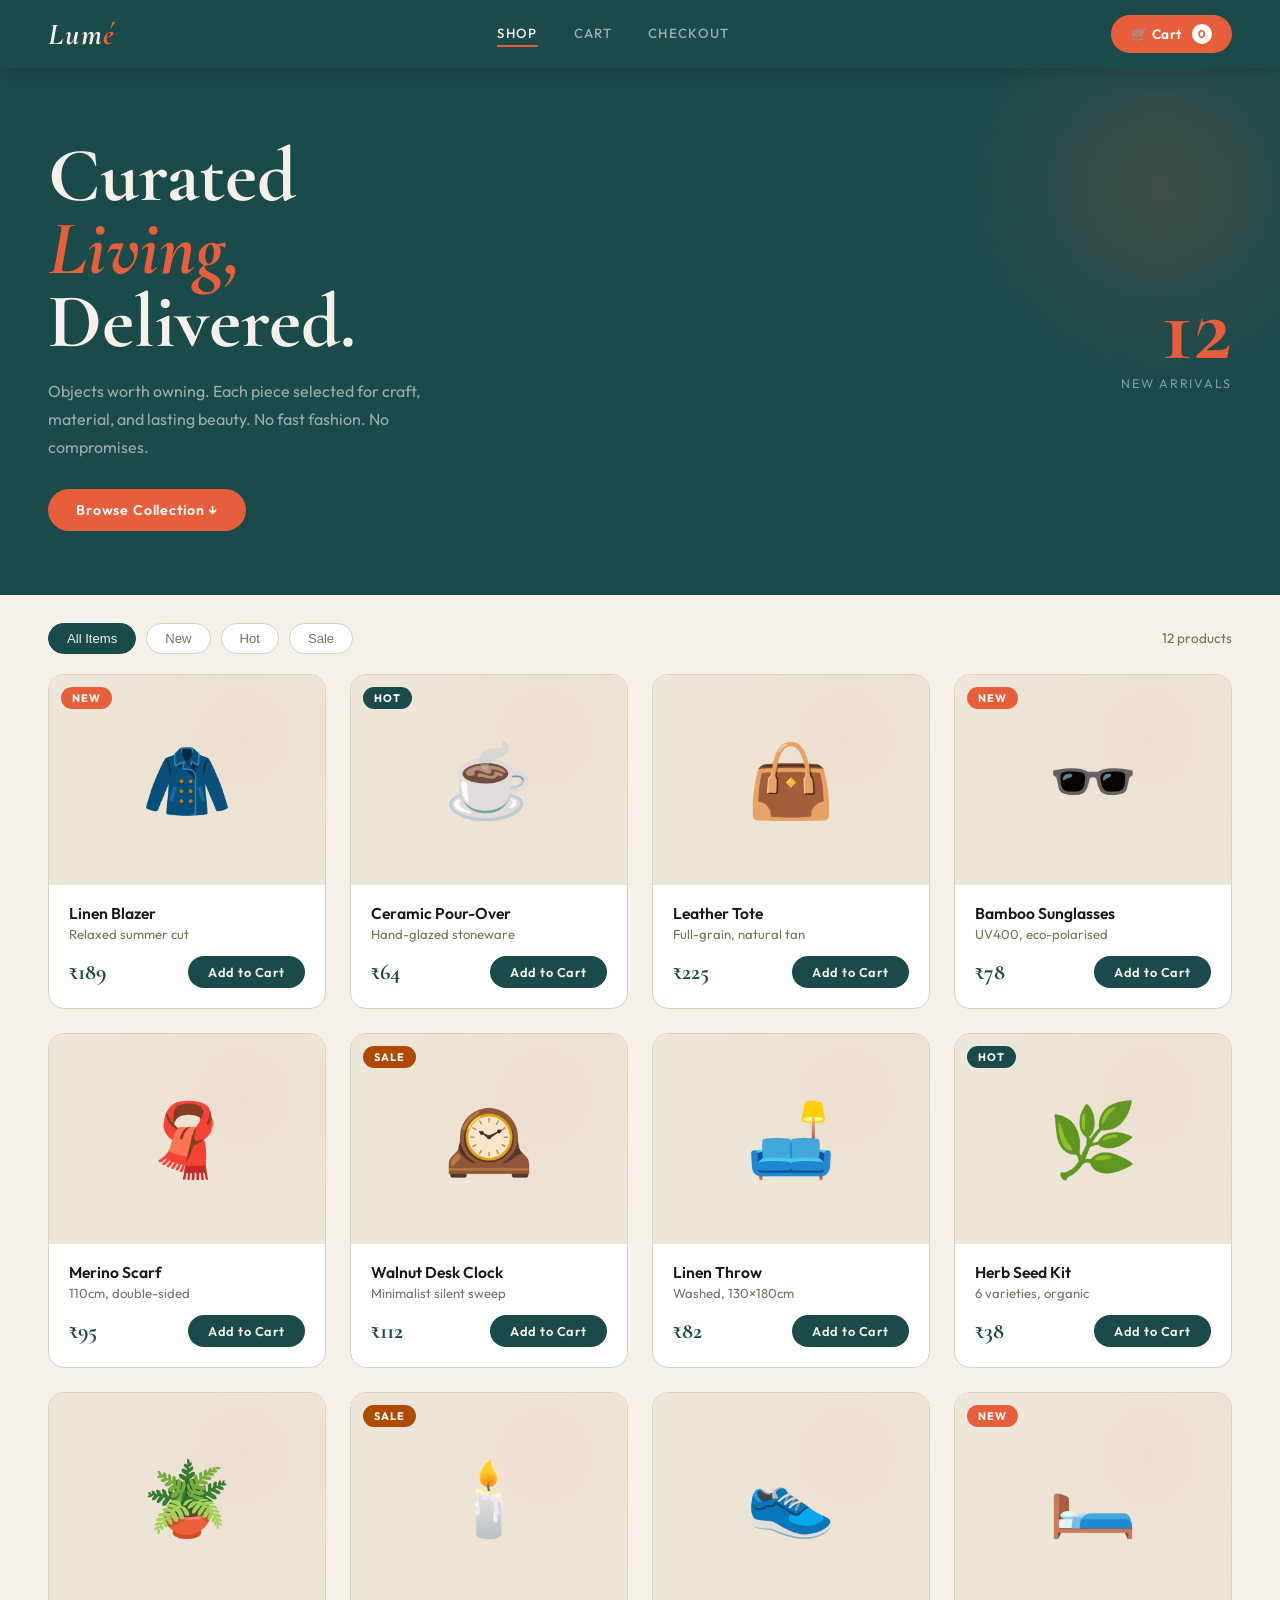
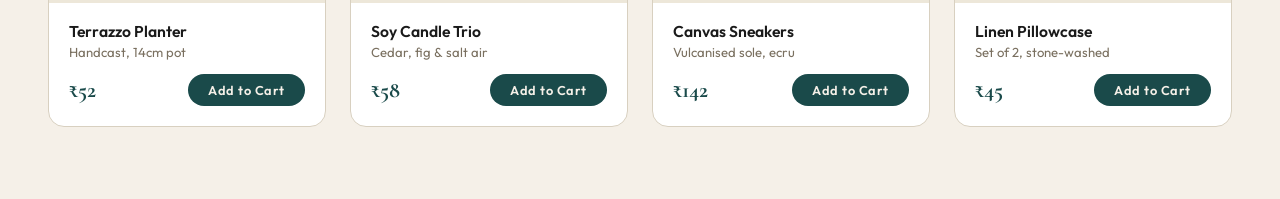
<file: Index.html>
<!DOCTYPE html>
<html lang="en">
<head>
<meta charset="UTF-8">
<meta name="viewport" content="width=device-width, initial-scale=1.0">
<title>LUMÉ — Shop</title>
<link rel="stylesheet" href="styles.css">
<style>
/* ── SHOP-SPECIFIC STYLES ── */
.hero {
  background: var(--teal);
  padding: 72px 48px 64px;
  display: grid; grid-template-columns: 1fr auto; gap: 40px; align-items: center;
  position: relative; overflow: hidden;
}
.hero::before {
  content: '';
  position: absolute; right: -80px; top: -80px;
  width: 400px; height: 400px; border-radius: 50%;
  background: radial-gradient(circle, rgba(232,93,58,.18), transparent 70%);
  pointer-events: none;
}
.hero-left h1 {
  font-family: 'Cormorant Garamond', serif;
  font-size: clamp(2.8rem, 6vw, 5.5rem); font-weight: 700; line-height: .95;
  color: var(--bg);
}
.hero-left h1 em { color: var(--coral); font-style: italic; }
.hero-left p {
  color: rgba(245,240,232,.6); font-size: 1rem; line-height: 1.75;
  margin-top: 18px; max-width: 420px;
}
.hero-left .hero-cta {
  margin-top: 28px; display: inline-block;
  background: var(--coral); color: #fff;
  padding: 12px 28px; border-radius: 50px;
  font-weight: 600; font-size: .88rem; letter-spacing: .06em;
  text-decoration: none; transition: background .2s;
}
.hero-left .hero-cta:hover { background: var(--coral2); }
.hero-right { text-align: right; }
.hero-stat .num {
  font-family: 'Cormorant Garamond', serif;
  font-size: 6rem; font-weight: 700; line-height: 1;
  color: var(--coral);
}
.hero-stat .lbl { color: rgba(245,240,232,.5); font-size: .78rem; letter-spacing: .14em; text-transform: uppercase; }

/* ── FILTERS ── */
.toolbar {
  display: flex; align-items: center; justify-content: space-between;
  padding: 28px 48px 20px; gap: 16px; flex-wrap: wrap;
}
.toolbar-left { display: flex; gap: 10px; flex-wrap: wrap; }
.filter-chip {
  background: var(--surface); border: 1.5px solid var(--border);
  border-radius: 50px; padding: 7px 18px;
  font-size: .82rem; font-weight: 500; cursor: pointer;
  transition: all .2s; color: var(--muted);
}
.filter-chip:hover, .filter-chip.active {
  background: var(--teal); color: var(--bg); border-color: var(--teal);
}
.toolbar-right { color: var(--muted); font-size: .85rem; }

/* ── GRID ── */
.products-grid {
  display: grid;
  grid-template-columns: repeat(auto-fill, minmax(260px, 1fr));
  gap: 24px; padding: 0 48px 72px;
}
.product-card {
  background: var(--surface); border: 1px solid var(--border);
  border-radius: 16px; overflow: hidden; cursor: pointer;
  transition: transform .28s, box-shadow .28s;
  position: relative;
}
.product-card:hover {
  transform: translateY(-7px);
  box-shadow: var(--shadow-lg);
}
.card-img {
  height: 210px; display: flex; align-items: center; justify-content: center;
  font-size: 4.5rem; background: var(--bg2); position: relative;
}
.card-img::after {
  content: ''; position: absolute; inset: 0;
  background: radial-gradient(circle at 70% 30%, rgba(232,93,58,.07), transparent 60%);
}
.card-tag {
  position: absolute; top: 12px; left: 12px; z-index: 1;
  background: var(--coral); color: #fff;
  font-size: .68rem; font-weight: 700; letter-spacing: .1em; text-transform: uppercase;
  padding: 4px 11px; border-radius: 20px;
}
.card-tag.hot  { background: var(--teal); }
.card-tag.sale { background: #b04a00; }
.card-body { padding: 18px 20px 20px; }
.card-name { font-weight: 600; font-size: .98rem; margin-bottom: 3px; }
.card-sub  { color: var(--muted); font-size: .82rem; margin-bottom: 14px; }
.card-footer { display: flex; align-items: center; justify-content: space-between; }
.card-price {
  font-family: 'Cormorant Garamond', serif;
  font-size: 1.4rem; font-weight: 700; color: var(--teal);
}
.add-btn {
  background: var(--teal); color: var(--bg);
  border: none; border-radius: 50px; padding: 8px 20px;
  font-size: .8rem; font-weight: 600; cursor: pointer;
  font-family: 'Outfit', sans-serif; letter-spacing: .04em;
  transition: background .2s, transform .15s;
}
.add-btn:hover    { background: var(--teal2); }
.add-btn.added    { background: var(--success); }
.add-btn:active   { transform: scale(.95); }

@media(max-width: 768px) {
  .hero { grid-template-columns: 1fr; padding: 40px 20px; }
  .hero-right { display: none; }
  .toolbar, .products-grid { padding-left: 20px; padding-right: 20px; }
}
</style>
</head>
<body>

<!-- NAV -->
<nav>
  <a class="nav-logo" href="index.html">Lum<span>é</span></a>
  <div class="nav-links">
    <a class="nav-link active" href="index.html">Shop</a>
    <a class="nav-link" href="cart.html">Cart</a>
    <a class="nav-link" href="checkout.html">Checkout</a>
  </div>
  <a class="cart-btn" href="cart.html">
    🛒 Cart <span class="cart-badge">0</span>
  </a>
</nav>

<!-- HERO -->
<section class="hero">
  <div class="hero-left">
    <h1>Curated<br><em>Living,</em><br>Delivered.</h1>
    <p>Objects worth owning. Each piece selected for craft, material, and lasting beauty. No fast fashion. No compromises.</p>
    <a class="hero-cta" href="#products">Browse Collection ↓</a>
  </div>
  <div class="hero-right">
    <div class="hero-stat">
      <div class="num">12</div>
      <div class="lbl">New Arrivals</div>
    </div>
  </div>
</section>

<!-- TOOLBAR -->
<div class="toolbar">
  <div class="toolbar-left">
    <button class="filter-chip active" onclick="filterProducts('all', this)">All Items</button>
    <button class="filter-chip" onclick="filterProducts('new', this)">New</button>
    <button class="filter-chip" onclick="filterProducts('hot', this)">Hot</button>
    <button class="filter-chip" onclick="filterProducts('sale', this)">Sale</button>
  </div>
  <div class="toolbar-right" id="count-label">12 products</div>
</div>

<!-- PRODUCTS -->
<div class="products-grid" id="products-grid"></div>

<!-- TOAST -->
<div class="toast" id="toast">
  <div class="toast-icon" id="toast-icon">🛒</div>
  <div>
    <div class="toast-t1" id="toast-t1">Added!</div>
    <div class="toast-t2" id="toast-t2"></div>
  </div>
</div>

<script src="cart.js"></script>
<script>
let currentFilter = 'all';

function renderProducts(filter) {
  const filtered = filter === 'all'
    ? PRODUCTS
    : PRODUCTS.filter(p => p.tag && p.tag.toLowerCase() === filter);
  document.getElementById('count-label').textContent = filtered.length + ' product' + (filtered.length !== 1 ? 's' : '');
  document.getElementById('products-grid').innerHTML = filtered.map(p => `
    <div class="product-card" onclick="handleAdd(${p.id})">
      <div class="card-img">
        ${p.tag ? `<div class="card-tag ${p.tag.toLowerCase()}">${p.tag}</div>` : ''}
        ${p.emoji}
      </div>
      <div class="card-body">
        <div class="card-name">${p.name}</div>
        <div class="card-sub">${p.sub}</div>
        <div class="card-footer">
          <div class="card-price">₹${p.price}</div>
          <button class="add-btn" id="btn-${p.id}" onclick="event.stopPropagation(); handleAdd(${p.id})">Add to Cart</button>
        </div>
      </div>
    </div>
  `).join('');
}

function handleAdd(id) {
  const product = addToCart(id);
  showToast('🛒', product.name + ' added!', '₹' + product.price + '  ·  View Cart →');
  const btn = document.getElementById('btn-' + id);
  if (btn) {
    btn.classList.add('added');
    btn.textContent = '✓ Added';
    setTimeout(() => { btn.classList.remove('added'); btn.textContent = 'Add to Cart'; }, 1600);
  }
}

function filterProducts(tag, el) {
  currentFilter = tag;
  document.querySelectorAll('.filter-chip').forEach(c => c.classList.remove('active'));
  el.classList.add('active');
  renderProducts(tag);
}

renderProducts('all');
</script>
</body>
</html>
</file>
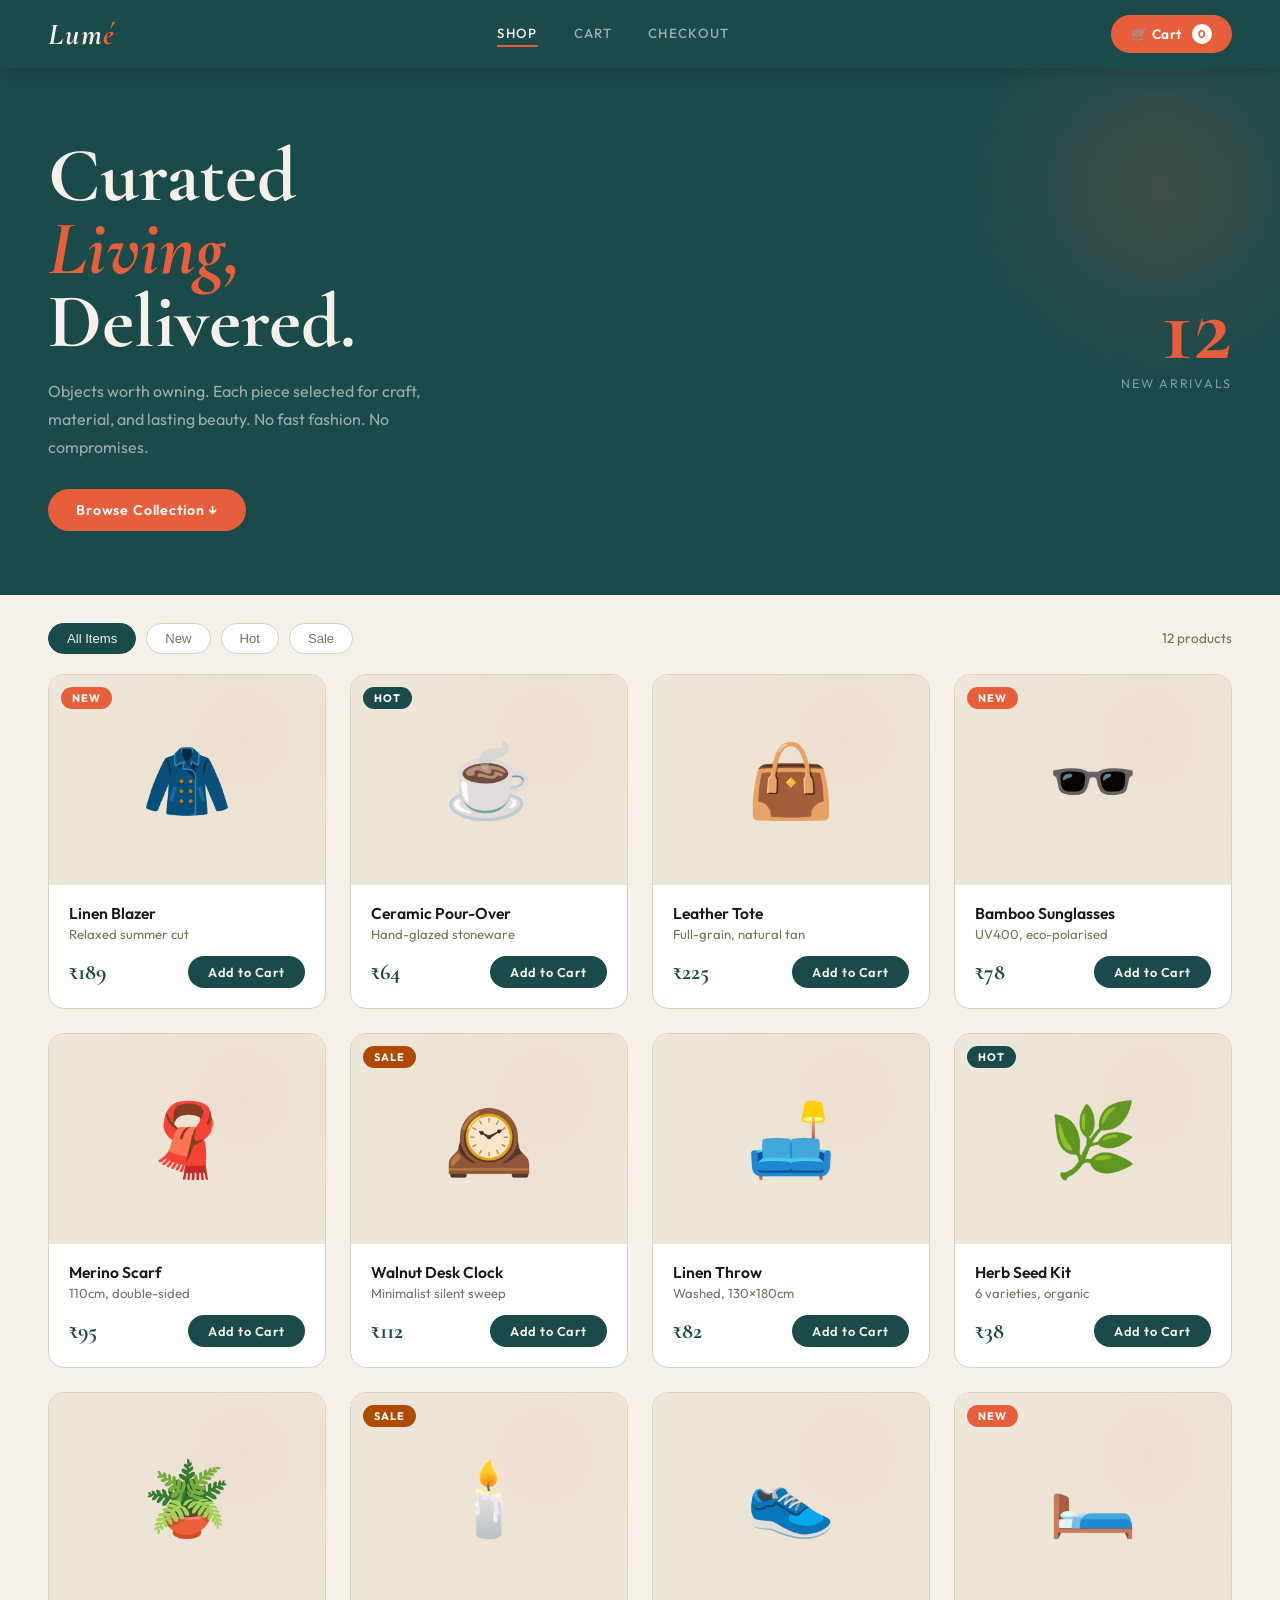
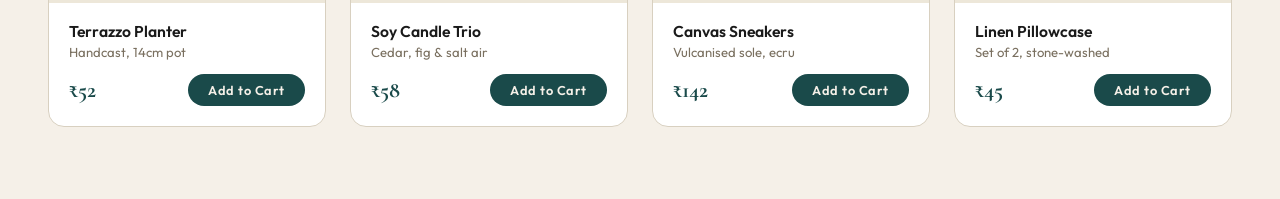
<file: index.html>
<!DOCTYPE html>
<html lang="en">
<head>
  <!-- Google tag (gtag.js) -->
<script async src="https://www.googletagmanager.com/gtag/js?id=G-3RMPCG2ZB0"></script>
<script>
  window.dataLayer = window.dataLayer || [];
  function gtag(){dataLayer.push(arguments);}
  gtag('js', new Date());

  gtag('config', 'G-3RMPCG2ZB0');
</script>
  <!-- Google Tag Manager -->
<script>(function(w,d,s,l,i){w[l]=w[l]||[];w[l].push({'gtm.start':
new Date().getTime(),event:'gtm.js'});var f=d.getElementsByTagName(s)[0],
j=d.createElement(s),dl=l!='dataLayer'?'&l='+l:'';j.async=true;j.src=
'https://www.googletagmanager.com/gtm.js?id='+i+dl;f.parentNode.insertBefore(j,f);
})(window,document,'script','dataLayer','GTM-M8DS264T');</script>
<!-- End Google Tag Manager -->
  
<meta charset="UTF-8">
<meta name="viewport" content="width=device-width, initial-scale=1.0">
<title>LUMÉ — Shop</title>
<link rel="stylesheet" href="styles.css">
<style>
/* ── SHOP-SPECIFIC STYLES ── */
.hero {
  background: var(--teal);
  padding: 72px 48px 64px;
  display: grid; grid-template-columns: 1fr auto; gap: 40px; align-items: center;
  position: relative; overflow: hidden;
}
.hero::before {
  content: '';
  position: absolute; right: -80px; top: -80px;
  width: 400px; height: 400px; border-radius: 50%;
  background: radial-gradient(circle, rgba(232,93,58,.18), transparent 70%);
  pointer-events: none;
}
.hero-left h1 {
  font-family: 'Cormorant Garamond', serif;
  font-size: clamp(2.8rem, 6vw, 5.5rem); font-weight: 700; line-height: .95;
  color: var(--bg);
}
.hero-left h1 em { color: var(--coral); font-style: italic; }
.hero-left p {
  color: rgba(245,240,232,.6); font-size: 1rem; line-height: 1.75;
  margin-top: 18px; max-width: 420px;
}
.hero-left .hero-cta {
  margin-top: 28px; display: inline-block;
  background: var(--coral); color: #fff;
  padding: 12px 28px; border-radius: 50px;
  font-weight: 600; font-size: .88rem; letter-spacing: .06em;
  text-decoration: none; transition: background .2s;
}
.hero-left .hero-cta:hover { background: var(--coral2); }
.hero-right { text-align: right; }
.hero-stat .num {
  font-family: 'Cormorant Garamond', serif;
  font-size: 6rem; font-weight: 700; line-height: 1;
  color: var(--coral);
}
.hero-stat .lbl { color: rgba(245,240,232,.5); font-size: .78rem; letter-spacing: .14em; text-transform: uppercase; }

/* ── FILTERS ── */
.toolbar {
  display: flex; align-items: center; justify-content: space-between;
  padding: 28px 48px 20px; gap: 16px; flex-wrap: wrap;
}
.toolbar-left { display: flex; gap: 10px; flex-wrap: wrap; }
.filter-chip {
  background: var(--surface); border: 1.5px solid var(--border);
  border-radius: 50px; padding: 7px 18px;
  font-size: .82rem; font-weight: 500; cursor: pointer;
  transition: all .2s; color: var(--muted);
}
.filter-chip:hover, .filter-chip.active {
  background: var(--teal); color: var(--bg); border-color: var(--teal);
}
.toolbar-right { color: var(--muted); font-size: .85rem; }

/* ── GRID ── */
.products-grid {
  display: grid;
  grid-template-columns: repeat(auto-fill, minmax(260px, 1fr));
  gap: 24px; padding: 0 48px 72px;
}
.product-card {
  background: var(--surface); border: 1px solid var(--border);
  border-radius: 16px; overflow: hidden; cursor: pointer;
  transition: transform .28s, box-shadow .28s;
  position: relative;
}
.product-card:hover {
  transform: translateY(-7px);
  box-shadow: var(--shadow-lg);
}
.card-img {
  height: 210px; display: flex; align-items: center; justify-content: center;
  font-size: 4.5rem; background: var(--bg2); position: relative;
}
.card-img::after {
  content: ''; position: absolute; inset: 0;
  background: radial-gradient(circle at 70% 30%, rgba(232,93,58,.07), transparent 60%);
}
.card-tag {
  position: absolute; top: 12px; left: 12px; z-index: 1;
  background: var(--coral); color: #fff;
  font-size: .68rem; font-weight: 700; letter-spacing: .1em; text-transform: uppercase;
  padding: 4px 11px; border-radius: 20px;
}
.card-tag.hot  { background: var(--teal); }
.card-tag.sale { background: #b04a00; }
.card-body { padding: 18px 20px 20px; }
.card-name { font-weight: 600; font-size: .98rem; margin-bottom: 3px; }
.card-sub  { color: var(--muted); font-size: .82rem; margin-bottom: 14px; }
.card-footer { display: flex; align-items: center; justify-content: space-between; }
.card-price {
  font-family: 'Cormorant Garamond', serif;
  font-size: 1.4rem; font-weight: 700; color: var(--teal);
}
.add-btn {
  background: var(--teal); color: var(--bg);
  border: none; border-radius: 50px; padding: 8px 20px;
  font-size: .8rem; font-weight: 600; cursor: pointer;
  font-family: 'Outfit', sans-serif; letter-spacing: .04em;
  transition: background .2s, transform .15s;
}
.add-btn:hover    { background: var(--teal2); }
.add-btn.added    { background: var(--success); }
.add-btn:active   { transform: scale(.95); }

@media(max-width: 768px) {
  .hero { grid-template-columns: 1fr; padding: 40px 20px; }
  .hero-right { display: none; }
  .toolbar, .products-grid { padding-left: 20px; padding-right: 20px; }
}
</style>
</head>
<body>
<!-- Google Tag Manager (noscript) -->
<noscript><iframe src="https://www.googletagmanager.com/ns.html?id=GTM-M8DS264T"
height="0" width="0" style="display:none;visibility:hidden"></iframe></noscript>
<!-- End Google Tag Manager (noscript) -->

<!-- NAV -->
<nav>
  <a class="nav-logo" href="index.html">Lum<span>é</span></a>
  <div class="nav-links">
    <a class="nav-link active" href="index.html">Shop</a>
    <a class="nav-link" href="cart.html">Cart</a>
    <a class="nav-link" href="checkout.html">Checkout</a>
  </div>
  <a class="cart-btn" href="cart.html">
    🛒 Cart <span class="cart-badge">0</span>
  </a>
</nav>

<!-- HERO -->
<section class="hero">
  <div class="hero-left">
    <h1>Curated<br><em>Living,</em><br>Delivered.</h1>
    <p>Objects worth owning. Each piece selected for craft, material, and lasting beauty. No fast fashion. No compromises.</p>
    <a class="hero-cta" href="#products">Browse Collection ↓</a>
  </div>
  <div class="hero-right">
    <div class="hero-stat">
      <div class="num">12</div>
      <div class="lbl">New Arrivals</div>
    </div>
  </div>
</section>

<!-- TOOLBAR -->
<div class="toolbar">
  <div class="toolbar-left">
    <button class="filter-chip active" onclick="filterProducts('all', this)">All Items</button>
    <button class="filter-chip" onclick="filterProducts('new', this)">New</button>
    <button class="filter-chip" onclick="filterProducts('hot', this)">Hot</button>
    <button class="filter-chip" onclick="filterProducts('sale', this)">Sale</button>
  </div>
  <div class="toolbar-right" id="count-label">12 products</div>
</div>

<!-- PRODUCTS -->
<div class="products-grid" id="products-grid"></div>

<!-- TOAST -->
<div class="toast" id="toast">
  <div class="toast-icon" id="toast-icon">🛒</div>
  <div>
    <div class="toast-t1" id="toast-t1">Added!</div>
    <div class="toast-t2" id="toast-t2"></div>
  </div>
</div>

<script src="cart.js"></script>
<script>
let currentFilter = 'all';

function renderProducts(filter) {
  const filtered = filter === 'all'
    ? PRODUCTS
    : PRODUCTS.filter(p => p.tag && p.tag.toLowerCase() === filter);
  document.getElementById('count-label').textContent = filtered.length + ' product' + (filtered.length !== 1 ? 's' : '');
  document.getElementById('products-grid').innerHTML = filtered.map(p => `
    <div class="product-card" onclick="handleAdd(${p.id})">
      <div class="card-img">
        ${p.tag ? `<div class="card-tag ${p.tag.toLowerCase()}">${p.tag}</div>` : ''}
        ${p.emoji}
      </div>
      <div class="card-body">
        <div class="card-name">${p.name}</div>
        <div class="card-sub">${p.sub}</div>
        <div class="card-footer">
          <div class="card-price">₹${p.price}</div>
          <button class="add-btn" id="btn-${p.id}" onclick="event.stopPropagation(); handleAdd(${p.id})">Add to Cart</button>
        </div>
      </div>
    </div>
  `).join('');
}

function handleAdd(id) {
  const product = addToCart(id);
  showToast('🛒', product.name + ' added!', '₹' + product.price + '  ·  View Cart →');
  const btn = document.getElementById('btn-' + id);
  if (btn) {
    btn.classList.add('added');
    btn.textContent = '✓ Added';
    setTimeout(() => { btn.classList.remove('added'); btn.textContent = 'Add to Cart'; }, 1600);
  }
}

function filterProducts(tag, el) {
  currentFilter = tag;
  document.querySelectorAll('.filter-chip').forEach(c => c.classList.remove('active'));
  el.classList.add('active');
  renderProducts(tag);
}

renderProducts('all');
</script>
</body>
</html>
</file>
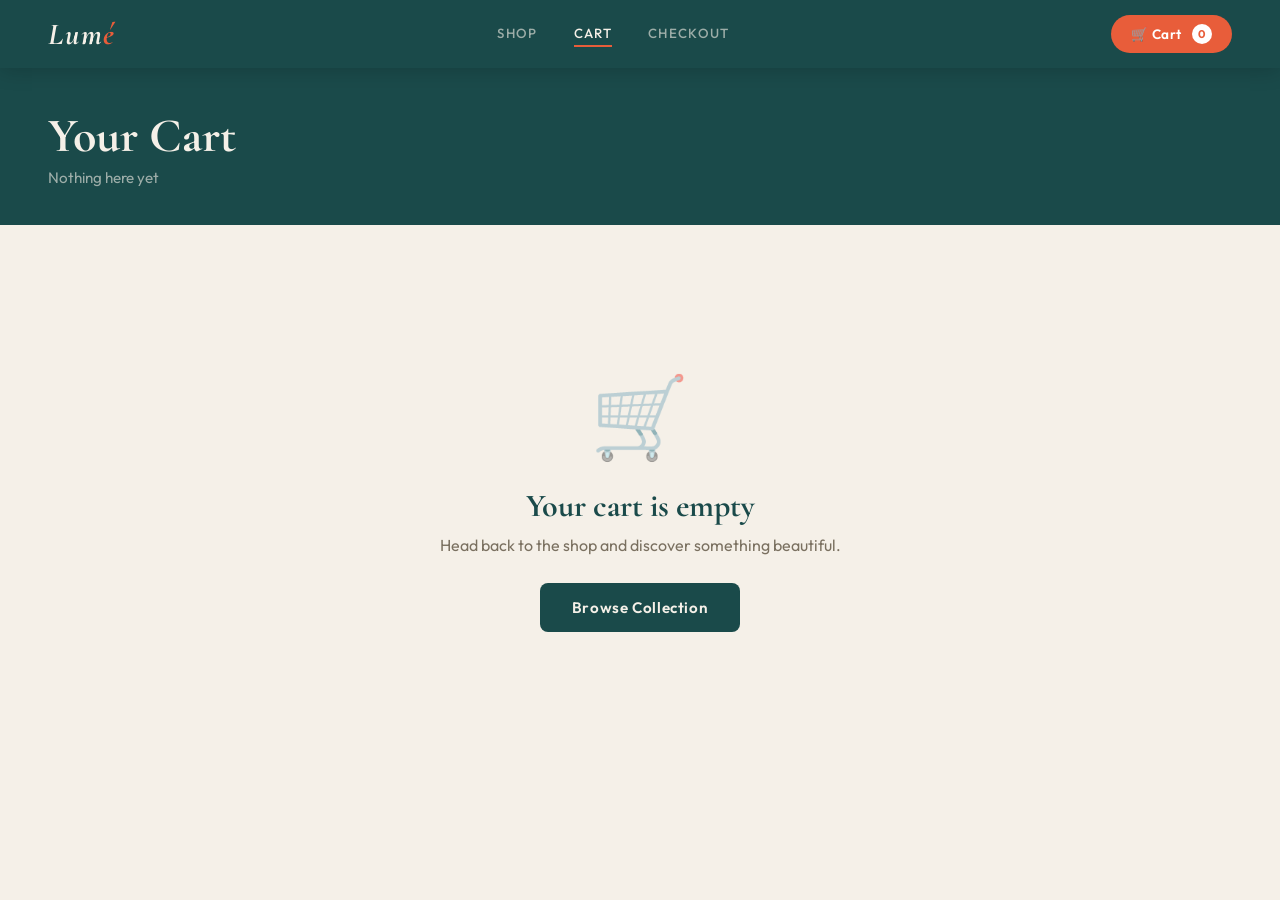
<file: Cart.html>
<!DOCTYPE html>
<html lang="en">
<head>
<meta charset="UTF-8">
<meta name="viewport" content="width=device-width, initial-scale=1.0">
<title>LUMÉ — Your Cart</title>
<link rel="stylesheet" href="styles.css">
<style>
/* ── CART PAGE STYLES ── */
.cart-layout {
  display: grid;
  grid-template-columns: 1fr 360px;
  gap: 32px;
  padding: 40px 48px 80px;
  max-width: 1200px;
  margin: 0 auto;
}

/* Empty state */
.empty-state {
  grid-column: 1 / -1;
  text-align: center;
  padding: 100px 40px;
}
.empty-state .empty-icon { font-size: 5rem; margin-bottom: 20px; opacity: .5; }
.empty-state h2 {
  font-family: 'Cormorant Garamond', serif;
  font-size: 2rem; font-weight: 700; color: var(--teal); margin-bottom: 10px;
}
.empty-state p { color: var(--muted); margin-bottom: 28px; }
.empty-state .btn-teal { max-width: 200px; margin: 0 auto; }

/* Cart items */
.cart-items-col h2 {
  font-family: 'Cormorant Garamond', serif;
  font-size: 1.5rem; font-weight: 700; color: var(--teal);
  margin-bottom: 20px;
}
.cart-item {
  background: var(--surface); border: 1px solid var(--border);
  border-radius: 14px; padding: 18px 20px;
  display: flex; align-items: center; gap: 16px;
  margin-bottom: 14px; transition: box-shadow .2s;
}
.cart-item:hover { box-shadow: var(--shadow); }
.item-emoji {
  width: 66px; height: 66px; border-radius: 12px;
  background: var(--bg2); display: flex; align-items: center;
  justify-content: center; font-size: 2.2rem; flex-shrink: 0;
}
.item-info { flex: 1; }
.item-name { font-weight: 600; font-size: .96rem; margin-bottom: 3px; }
.item-sub  { color: var(--muted); font-size: .8rem; }
.item-unit { color: var(--muted); font-size: .78rem; margin-top: 4px; }
.qty-controls {
  display: flex; align-items: center; gap: 10px;
}
.qty-btn {
  width: 30px; height: 30px; border-radius: 50%;
  background: var(--bg2); border: 1px solid var(--border);
  cursor: pointer; font-size: 1rem; color: var(--teal);
  display: flex; align-items: center; justify-content: center;
  transition: background .15s, border-color .15s; font-family: 'Outfit', sans-serif;
}
.qty-btn:hover { background: var(--teal); color: var(--bg); border-color: var(--teal); }
.qty-val { font-weight: 700; font-size: .95rem; min-width: 24px; text-align: center; }
.item-price {
  font-family: 'Cormorant Garamond', serif;
  font-size: 1.25rem; font-weight: 700; color: var(--teal);
  min-width: 72px; text-align: right;
}
.remove-btn {
  background: none; border: none; cursor: pointer;
  color: #c5bdb0; font-size: 1rem; padding: 4px;
  transition: color .2s;
}
.remove-btn:hover { color: var(--danger); }

/* Free shipping banner */
.free-shipping-bar {
  background: var(--teal); color: var(--bg);
  border-radius: 10px; padding: 12px 18px;
  font-size: .84rem; margin-bottom: 20px;
  display: flex; align-items: center; gap: 8px;
}
.shipping-progress {
  flex: 1; background: rgba(245,240,232,.2);
  border-radius: 50px; height: 6px; overflow: hidden;
}
.shipping-fill {
  background: var(--coral); height: 100%;
  border-radius: 50px; transition: width .4s ease;
}

/* Sticky summary panel */
.summary-col { position: relative; }
.summary-sticky { position: sticky; top: 90px; }
.summary-box { margin-bottom: 14px; }
.summary-items-list {
  margin-bottom: 16px;
  max-height: 200px; overflow-y: auto;
}
.mini-item {
  display: flex; align-items: center; gap: 10px;
  padding: 8px 0; border-bottom: 1px solid var(--bg2); font-size: .84rem;
}
.mini-item:last-child { border-bottom: none; }
.mini-emoji { font-size: 1.2rem; width: 32px; text-align: center; }
.mini-name { flex: 1; font-weight: 500; }
.mini-qty  { color: var(--muted); font-size: .78rem; }
.mini-price{ font-weight: 600; color: var(--teal); }
.divider { border: none; border-top: 1px solid var(--border); margin: 14px 0; }
.btn-gap { margin-top: 12px; }
.secure-note {
  text-align: center; color: var(--muted); font-size: .75rem; margin-top: 12px;
}

@media(max-width: 900px) {
  .cart-layout { grid-template-columns: 1fr; padding: 24px 20px 60px; }
  .summary-sticky { position: static; }
}
</style>
</head>
<body>

<!-- NAV -->
<nav>
  <a class="nav-logo" href="index.html">Lum<span>é</span></a>
  <div class="nav-links">
    <a class="nav-link" href="index.html">Shop</a>
    <a class="nav-link active" href="cart.html">Cart</a>
    <a class="nav-link" href="checkout.html">Checkout</a>
  </div>
  <a class="cart-btn" href="cart.html">
    🛒 Cart <span class="cart-badge">0</span>
  </a>
</nav>

<!-- PAGE HEADER -->
<div class="page-header">
  <h1>Your Cart</h1>
  <p id="header-sub">Loading your items…</p>
</div>

<!-- LAYOUT -->
<div class="cart-layout" id="cart-layout"></div>

<!-- TOAST -->
<div class="toast" id="toast">
  <div class="toast-icon" id="toast-icon">✓</div>
  <div>
    <div class="toast-t1" id="toast-t1"></div>
    <div class="toast-t2" id="toast-t2"></div>
  </div>
</div>

<script src="cart.js"></script>
<script>
function render() {
  const cart = getCart();
  const layout = document.getElementById('cart-layout');

  if (cart.length === 0) {
    document.getElementById('header-sub').textContent = 'Nothing here yet';
    layout.innerHTML = `
      <div class="empty-state">
        <div class="empty-icon">🛒</div>
        <h2>Your cart is empty</h2>
        <p>Head back to the shop and discover something beautiful.</p>
        <a class="btn-teal" href="index.html">Browse Collection</a>
      </div>`;
    return;
  }

  const subtotal = cartTotal();
  const shipping = calcShipping(subtotal);
  const tax      = calcTax(subtotal);
  const grand    = subtotal + shipping + tax;
  const toFree   = Math.max(0, 500 - subtotal);
  const pct      = Math.min(100, (subtotal / 500) * 100);

  document.getElementById('header-sub').textContent = cart.length + ' item' + (cart.length !== 1 ? 's' : '') + ' in your cart';

  layout.innerHTML = `
    <div class="cart-items-col">
      <h2>Items (${cart.length})</h2>
      ${toFree > 0
        ? `<div class="free-shipping-bar">
            🚚 <span>Add <strong>₹${toFree}</strong> more for free shipping</span>
            <div class="shipping-progress"><div class="shipping-fill" style="width:${pct}%"></div></div>
           </div>`
        : `<div class="free-shipping-bar" style="background:var(--success)">🎉 You've unlocked free shipping!</div>`
      }
      ${cart.map(item => `
        <div class="cart-item" id="row-${item.id}">
          <div class="item-emoji">${item.emoji}</div>
          <div class="item-info">
            <div class="item-name">${item.name}</div>
            <div class="item-sub">${item.sub}</div>
            <div class="item-unit">₹${item.price} each</div>
          </div>
          <div class="qty-controls">
            <button class="qty-btn" onclick="update(${item.id}, -1)">−</button>
            <span class="qty-val">${item.qty}</span>
            <button class="qty-btn" onclick="update(${item.id}, +1)">+</button>
          </div>
          <div class="item-price">₹${item.price * item.qty}</div>
          <button class="remove-btn" title="Remove" onclick="del(${item.id})">✕</button>
        </div>
      `).join('')}
    </div>

    <div class="summary-col">
      <div class="summary-sticky">
        <div class="summary-box">
          <h3>Order Summary</h3>
          <div class="summary-items-list">
            ${cart.map(item => `
              <div class="mini-item">
                <div class="mini-emoji">${item.emoji}</div>
                <div class="mini-name">${item.name}</div>
                <div class="mini-qty">×${item.qty}</div>
                <div class="mini-price">₹${item.price * item.qty}</div>
              </div>
            `).join('')}
          </div>
          <hr class="divider">
          <div class="summary-row"><span>Subtotal</span><span>₹${subtotal}</span></div>
          <div class="summary-row">
            <span>Shipping</span>
            <span>${shipping === 0 ? '<span class="free-tag">Free ✓</span>' : '₹' + shipping}</span>
          </div>
          <div class="summary-row"><span>GST (18%)</span><span>₹${tax}</span></div>
          <div class="summary-row total"><span>Total</span><span class="val">₹${grand}</span></div>
        </div>
        <a class="btn-primary" href="checkout.html">Proceed to Checkout →</a>
        <div class="btn-gap">
          <a class="btn-ghost" href="index.html">← Continue Shopping</a>
        </div>
        <p class="secure-note">🔒 Secure checkout · SSL encrypted</p>
      </div>
    </div>
  `;
}

function update(id, delta) {
  changeQty(id, delta);
  showToast(delta > 0 ? '➕' : '➖', 'Quantity updated', '');
  render();
}

function del(id) {
  const item = getCart().find(i => i.id === id);
  removeItem(id);
  if (item) showToast('🗑️', item.name + ' removed', '');
  render();
}

render();
</script>
</body>
</html>
</file>
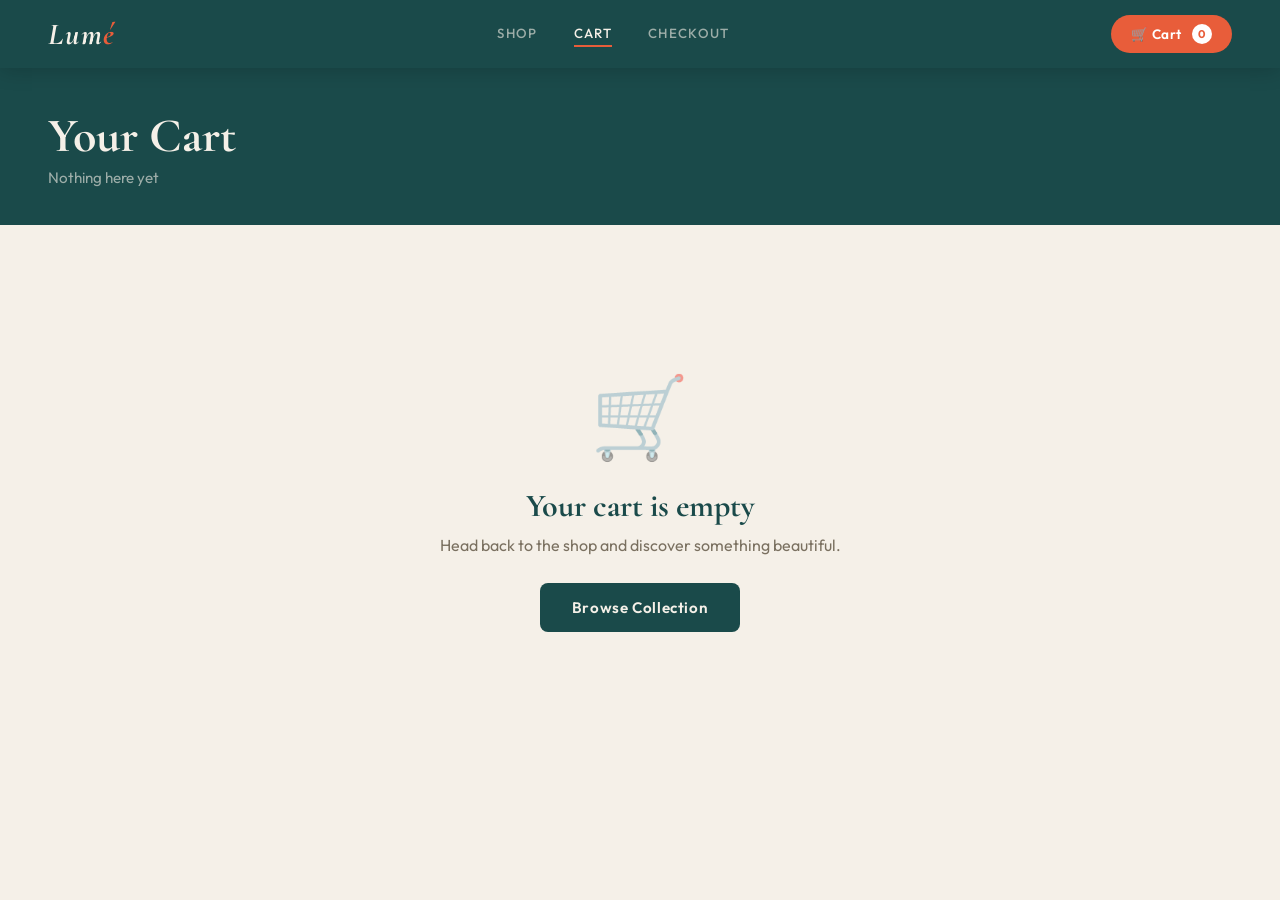
<file: cart.html>
<!DOCTYPE html>
<html lang="en">
<head>
  
 <!-- Google Tag Manager -->
<script>(function(w,d,s,l,i){w[l]=w[l]||[];w[l].push({'gtm.start':
new Date().getTime(),event:'gtm.js'});var f=d.getElementsByTagName(s)[0],
j=d.createElement(s),dl=l!='dataLayer'?'&l='+l:'';j.async=true;j.src=
'https://www.googletagmanager.com/gtm.js?id='+i+dl;f.parentNode.insertBefore(j,f);
})(window,document,'script','dataLayer','GTM-M8DS264T');</script>
<!-- End Google Tag Manager -->
  <!-- Google tag (gtag.js) -->
<script async src="https://www.googletagmanager.com/gtag/js?id=G-3RMPCG2ZB0"></script>
<script>
  window.dataLayer = window.dataLayer || [];
  function gtag(){dataLayer.push(arguments);}
  gtag('js', new Date());

  gtag('config', 'G-3RMPCG2ZB0');
</script>
<meta charset="UTF-8">
<meta name="viewport" content="width=device-width, initial-scale=1.0">
<title>LUMÉ — Your Cart</title>
<link rel="stylesheet" href="styles.css">
<style>
/* ── CART PAGE STYLES ── */
.cart-layout {
  display: grid;
  grid-template-columns: 1fr 360px;
  gap: 32px;
  padding: 40px 48px 80px;
  max-width: 1200px;
  margin: 0 auto;
}

/* Empty state */
.empty-state {
  grid-column: 1 / -1;
  text-align: center;
  padding: 100px 40px;
}
.empty-state .empty-icon { font-size: 5rem; margin-bottom: 20px; opacity: .5; }
.empty-state h2 {
  font-family: 'Cormorant Garamond', serif;
  font-size: 2rem; font-weight: 700; color: var(--teal); margin-bottom: 10px;
}
.empty-state p { color: var(--muted); margin-bottom: 28px; }
.empty-state .btn-teal { max-width: 200px; margin: 0 auto; }

/* Cart items */
.cart-items-col h2 {
  font-family: 'Cormorant Garamond', serif;
  font-size: 1.5rem; font-weight: 700; color: var(--teal);
  margin-bottom: 20px;
}
.cart-item {
  background: var(--surface); border: 1px solid var(--border);
  border-radius: 14px; padding: 18px 20px;
  display: flex; align-items: center; gap: 16px;
  margin-bottom: 14px; transition: box-shadow .2s;
}
.cart-item:hover { box-shadow: var(--shadow); }
.item-emoji {
  width: 66px; height: 66px; border-radius: 12px;
  background: var(--bg2); display: flex; align-items: center;
  justify-content: center; font-size: 2.2rem; flex-shrink: 0;
}
.item-info { flex: 1; }
.item-name { font-weight: 600; font-size: .96rem; margin-bottom: 3px; }
.item-sub  { color: var(--muted); font-size: .8rem; }
.item-unit { color: var(--muted); font-size: .78rem; margin-top: 4px; }
.qty-controls {
  display: flex; align-items: center; gap: 10px;
}
.qty-btn {
  width: 30px; height: 30px; border-radius: 50%;
  background: var(--bg2); border: 1px solid var(--border);
  cursor: pointer; font-size: 1rem; color: var(--teal);
  display: flex; align-items: center; justify-content: center;
  transition: background .15s, border-color .15s; font-family: 'Outfit', sans-serif;
}
.qty-btn:hover { background: var(--teal); color: var(--bg); border-color: var(--teal); }
.qty-val { font-weight: 700; font-size: .95rem; min-width: 24px; text-align: center; }
.item-price {
  font-family: 'Cormorant Garamond', serif;
  font-size: 1.25rem; font-weight: 700; color: var(--teal);
  min-width: 72px; text-align: right;
}
.remove-btn {
  background: none; border: none; cursor: pointer;
  color: #c5bdb0; font-size: 1rem; padding: 4px;
  transition: color .2s;
}
.remove-btn:hover { color: var(--danger); }

/* Free shipping banner */
.free-shipping-bar {
  background: var(--teal); color: var(--bg);
  border-radius: 10px; padding: 12px 18px;
  font-size: .84rem; margin-bottom: 20px;
  display: flex; align-items: center; gap: 8px;
}
.shipping-progress {
  flex: 1; background: rgba(245,240,232,.2);
  border-radius: 50px; height: 6px; overflow: hidden;
}
.shipping-fill {
  background: var(--coral); height: 100%;
  border-radius: 50px; transition: width .4s ease;
}

/* Sticky summary panel */
.summary-col { position: relative; }
.summary-sticky { position: sticky; top: 90px; }
.summary-box { margin-bottom: 14px; }
.summary-items-list {
  margin-bottom: 16px;
  max-height: 200px; overflow-y: auto;
}
.mini-item {
  display: flex; align-items: center; gap: 10px;
  padding: 8px 0; border-bottom: 1px solid var(--bg2); font-size: .84rem;
}
.mini-item:last-child { border-bottom: none; }
.mini-emoji { font-size: 1.2rem; width: 32px; text-align: center; }
.mini-name { flex: 1; font-weight: 500; }
.mini-qty  { color: var(--muted); font-size: .78rem; }
.mini-price{ font-weight: 600; color: var(--teal); }
.divider { border: none; border-top: 1px solid var(--border); margin: 14px 0; }
.btn-gap { margin-top: 12px; }
.secure-note {
  text-align: center; color: var(--muted); font-size: .75rem; margin-top: 12px;
}

@media(max-width: 900px) {
  .cart-layout { grid-template-columns: 1fr; padding: 24px 20px 60px; }
  .summary-sticky { position: static; }
}
</style>
</head>
<body>
  
 <!-- Google Tag Manager (noscript) -->
<noscript><iframe src="https://www.googletagmanager.com/ns.html?id=GTM-M8DS264T"
height="0" width="0" style="display:none;visibility:hidden"></iframe></noscript>
<!-- End Google Tag Manager (noscript) -->

<!-- NAV -->
<nav>
  <a class="nav-logo" href="index.html">Lum<span>é</span></a>
  <div class="nav-links">
    <a class="nav-link" href="index.html">Shop</a>
    <a class="nav-link active" href="cart.html">Cart</a>
    <a class="nav-link" href="checkout.html">Checkout</a>
  </div>
  <a class="cart-btn" href="cart.html">
    🛒 Cart <span class="cart-badge">0</span>
  </a>
</nav>

<!-- PAGE HEADER -->
<div class="page-header">
  <h1>Your Cart</h1>
  <p id="header-sub">Loading your items…</p>
</div>

<!-- LAYOUT -->
<div class="cart-layout" id="cart-layout"></div>

<!-- TOAST -->
<div class="toast" id="toast">
  <div class="toast-icon" id="toast-icon">✓</div>
  <div>
    <div class="toast-t1" id="toast-t1"></div>
    <div class="toast-t2" id="toast-t2"></div>
  </div>
</div>

<script src="cart.js"></script>
<script>
function render() {
  const cart = getCart();
  const layout = document.getElementById('cart-layout');

  if (cart.length === 0) {
    document.getElementById('header-sub').textContent = 'Nothing here yet';
    layout.innerHTML = `
      <div class="empty-state">
        <div class="empty-icon">🛒</div>
        <h2>Your cart is empty</h2>
        <p>Head back to the shop and discover something beautiful.</p>
        <a class="btn-teal" href="index.html">Browse Collection</a>
      </div>`;
    return;
  }

  const subtotal = cartTotal();
  const shipping = calcShipping(subtotal);
  const tax      = calcTax(subtotal);
  const grand    = subtotal + shipping + tax;
  const toFree   = Math.max(0, 500 - subtotal);
  const pct      = Math.min(100, (subtotal / 500) * 100);

  document.getElementById('header-sub').textContent = cart.length + ' item' + (cart.length !== 1 ? 's' : '') + ' in your cart';

  layout.innerHTML = `
    <div class="cart-items-col">
      <h2>Items (${cart.length})</h2>
      ${toFree > 0
        ? `<div class="free-shipping-bar">
            🚚 <span>Add <strong>₹${toFree}</strong> more for free shipping</span>
            <div class="shipping-progress"><div class="shipping-fill" style="width:${pct}%"></div></div>
           </div>`
        : `<div class="free-shipping-bar" style="background:var(--success)">🎉 You've unlocked free shipping!</div>`
      }
      ${cart.map(item => `
        <div class="cart-item" id="row-${item.id}">
          <div class="item-emoji">${item.emoji}</div>
          <div class="item-info">
            <div class="item-name">${item.name}</div>
            <div class="item-sub">${item.sub}</div>
            <div class="item-unit">₹${item.price} each</div>
          </div>
          <div class="qty-controls">
            <button class="qty-btn" onclick="update(${item.id}, -1)">−</button>
            <span class="qty-val">${item.qty}</span>
            <button class="qty-btn" onclick="update(${item.id}, +1)">+</button>
          </div>
          <div class="item-price">₹${item.price * item.qty}</div>
          <button class="remove-btn" title="Remove" onclick="del(${item.id})">✕</button>
        </div>
      `).join('')}
    </div>

    <div class="summary-col">
      <div class="summary-sticky">
        <div class="summary-box">
          <h3>Order Summary</h3>
          <div class="summary-items-list">
            ${cart.map(item => `
              <div class="mini-item">
                <div class="mini-emoji">${item.emoji}</div>
                <div class="mini-name">${item.name}</div>
                <div class="mini-qty">×${item.qty}</div>
                <div class="mini-price">₹${item.price * item.qty}</div>
              </div>
            `).join('')}
          </div>
          <hr class="divider">
          <div class="summary-row"><span>Subtotal</span><span>₹${subtotal}</span></div>
          <div class="summary-row">
            <span>Shipping</span>
            <span>${shipping === 0 ? '<span class="free-tag">Free ✓</span>' : '₹' + shipping}</span>
          </div>
          <div class="summary-row"><span>GST (18%)</span><span>₹${tax}</span></div>
          <div class="summary-row total"><span>Total</span><span class="val">₹${grand}</span></div>
        </div>
        <a class="btn-primary" href="checkout.html">Proceed to Checkout →</a>
        <div class="btn-gap">
          <a class="btn-ghost" href="index.html">← Continue Shopping</a>
        </div>
        <p class="secure-note">🔒 Secure checkout · SSL encrypted</p>
      </div>
    </div>
  `;
}

function update(id, delta) {
  changeQty(id, delta);
  showToast(delta > 0 ? '➕' : '➖', 'Quantity updated', '');
  render();
}

function del(id) {
  const item = getCart().find(i => i.id === id);
  removeItem(id);
  if (item) showToast('🗑️', item.name + ' removed', '');
  render();
}

render();
</script>
</body>
</html>
</file>
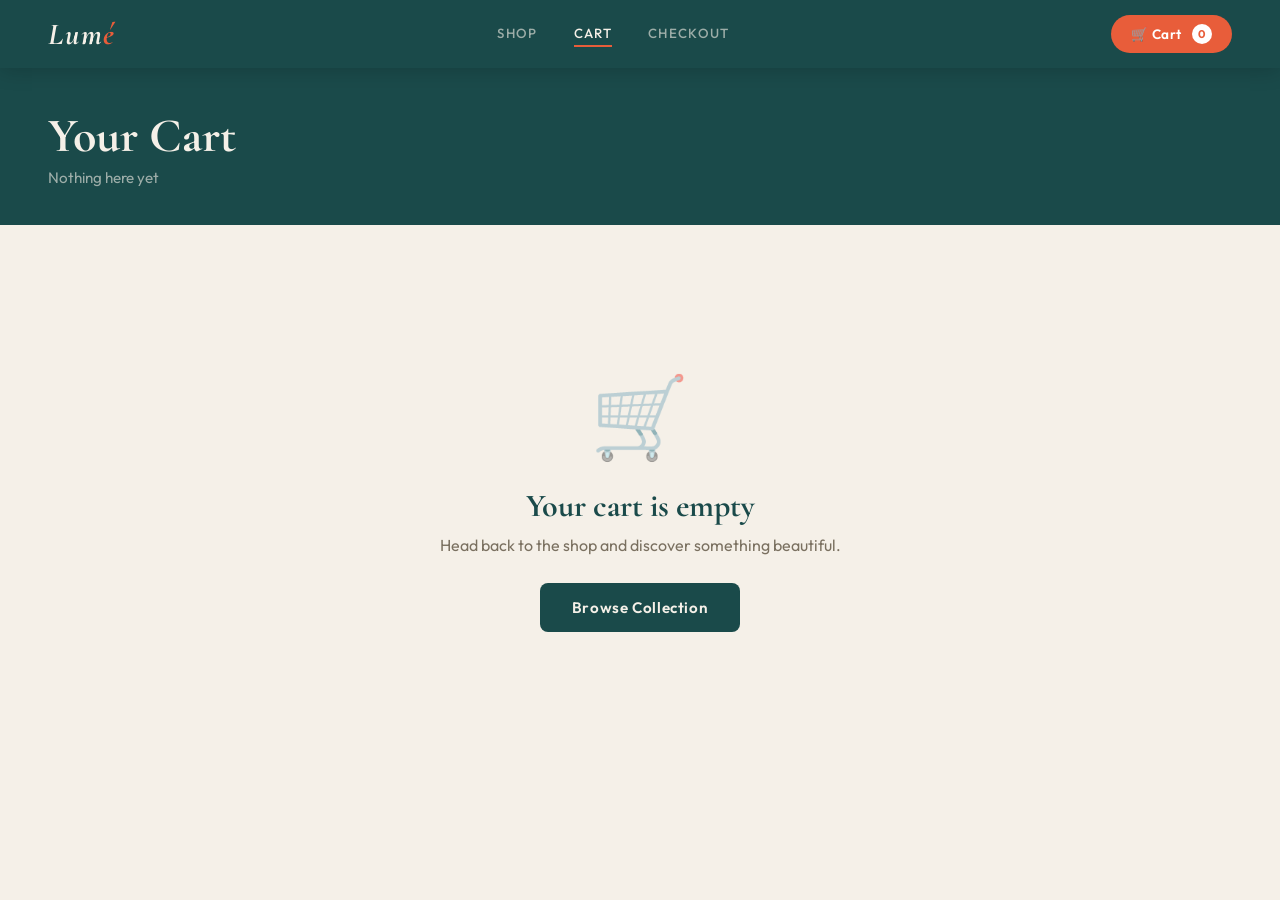
<file: Checkout.html>
<!DOCTYPE html>
<html lang="en">
<head>
<meta charset="UTF-8">
<meta name="viewport" content="width=device-width, initial-scale=1.0">
<title>LUMÉ — Checkout</title>
<link rel="stylesheet" href="styles.css">
<style>
/* ── CHECKOUT-SPECIFIC ── */
.checkout-layout {
  display: grid;
  grid-template-columns: 1fr 340px;
  gap: 32px;
  padding: 40px 48px 80px;
  max-width: 1100px;
  margin: 0 auto;
}

.checkout-col h2 {
  font-family: 'Cormorant Garamond', serif;
  font-size: 1.4rem; font-weight: 700; color: var(--teal); margin-bottom: 20px;
}

/* Card preview */
.card-preview {
  background: linear-gradient(135deg, var(--teal) 0%, var(--teal3) 100%);
  border-radius: 16px; padding: 24px 26px; margin-bottom: 20px;
  color: var(--bg); position: relative; overflow: hidden; min-height: 140px;
}
.card-preview::before {
  content: '';
  position: absolute; right: -30px; top: -30px;
  width: 180px; height: 180px; border-radius: 50%;
  background: rgba(245,240,232,.06);
}
.card-preview::after {
  content: '';
  position: absolute; right: 30px; top: 30px;
  width: 100px; height: 100px; border-radius: 50%;
  background: rgba(245,240,232,.04);
}
.card-chip { font-size: 1.8rem; margin-bottom: 16px; }
.card-number-display {
  font-family: 'Cormorant Garamond', serif;
  font-size: 1.25rem; letter-spacing: .2em; margin-bottom: 16px;
  opacity: .9;
}
.card-footer-row { display: flex; justify-content: space-between; align-items: flex-end; }
.card-holder-label, .card-expiry-label { font-size: .6rem; opacity: .55; letter-spacing: .12em; text-transform: uppercase; margin-bottom: 3px; }
.card-holder-val, .card-expiry-val { font-size: .88rem; font-weight: 600; letter-spacing: .06em; }
.card-brand { font-family: 'Cormorant Garamond', serif; font-size: 1.3rem; font-style: italic; opacity: .8; }

/* Payment icons */
.pay-icons { display: flex; gap: 8px; margin-bottom: 16px; }
.pay-icon {
  background: var(--bg2); border: 1px solid var(--border);
  border-radius: 6px; padding: 4px 10px;
  font-size: .72rem; font-weight: 600; color: var(--muted);
}

/* Summary panel */
.order-panel { position: sticky; top: 90px; }
.order-panel .summary-box { margin-bottom: 14px; }
.order-item {
  display: flex; gap: 10px; align-items: center;
  padding: 8px 0; border-bottom: 1px solid var(--bg2); font-size: .84rem;
}
.order-item:last-child { border-bottom: none; }
.order-emoji { font-size: 1.3rem; width: 36px; height: 36px; background: var(--bg2); border-radius: 8px; display:flex; align-items:center; justify-content:center; flex-shrink:0; }
.order-info { flex:1; }
.order-name { font-weight: 600; font-size: .85rem; }
.order-qty  { color: var(--muted); font-size: .75rem; }
.order-price{ font-weight: 700; color: var(--teal); font-size: .88rem; }
.divider { border: none; border-top: 1px solid var(--border); margin: 12px 0; }

.secure-badges {
  display: flex; justify-content: center; gap: 16px;
  margin-top: 14px; flex-wrap: wrap;
}
.badge {
  display: flex; align-items: center; gap: 5px;
  font-size: .72rem; color: var(--muted);
}

/* Place order */
.place-btn {
  background: var(--coral); color: #fff;
  border: none; border-radius: 8px; padding: 16px 28px;
  font-size: 1rem; font-weight: 700; cursor: pointer;
  display: block; width: 100%; margin-top: 20px;
  font-family: 'Outfit', sans-serif; letter-spacing: .04em;
  transition: background .2s, transform .15s;
}
.place-btn:hover { background: var(--coral2); transform: translateY(-1px); }
.place-btn:disabled { background: #c5bdb0; cursor: not-allowed; transform: none; }

@media(max-width: 900px) {
  .checkout-layout { grid-template-columns: 1fr; padding: 24px 20px 60px; }
  .order-panel { position: static; }
}
</style>
</head>
<body>

<!-- NAV -->
<nav>
  <a class="nav-logo" href="index.html">Lum<span>é</span></a>
  <div class="nav-links">
    <a class="nav-link" href="index.html">Shop</a>
    <a class="nav-link" href="cart.html">Cart</a>
    <a class="nav-link active" href="checkout.html">Checkout</a>
  </div>
  <a class="cart-btn" href="cart.html">
    🛒 Cart <span class="cart-badge">0</span>
  </a>
</nav>

<!-- STEPS -->
<div class="steps-bar">
  <div class="step-item done">
    <div class="step-num">✓</div>
    <div class="step-label">Cart</div>
  </div>
  <div class="step-connector done"></div>
  <div class="step-item active">
    <div class="step-num">2</div>
    <div class="step-label">Details</div>
  </div>
  <div class="step-connector"></div>
  <div class="step-item pending">
    <div class="step-num">3</div>
    <div class="step-label">Confirm</div>
  </div>
</div>

<!-- PAGE HEADER -->
<div class="page-header">
  <h1>Checkout</h1>
  <p>Fill in your details to complete the purchase</p>
</div>

<!-- LAYOUT -->
<div class="checkout-layout">

  <!-- LEFT: FORM -->
  <div class="checkout-col">
    <h2>Contact &amp; Delivery</h2>

    <div class="form-section">
      <h3>Personal Information</h3>
      <div class="form-row">
        <div class="form-group">
          <label>First Name</label>
          <input type="text" id="f-first" placeholder="Kavya">
        </div>
        <div class="form-group">
          <label>Last Name</label>
          <input type="text" id="f-last" placeholder="Rao">
        </div>
      </div>
      <div class="form-group">
        <label>Email Address</label>
        <input type="email" id="f-email" placeholder="kavya@example.com">
      </div>
      <div class="form-group">
        <label>Phone Number</label>
        <input type="tel" id="f-phone" placeholder="+91 98765 43210">
      </div>
    </div>

    <div class="form-section">
      <h3>Shipping Address</h3>
      <div class="form-group">
        <label>Street Address</label>
        <input type="text" id="f-addr" placeholder="12, Devaraja Urs Road">
      </div>
      <div class="form-group">
        <label>Apartment / Suite (Optional)</label>
        <input type="text" id="f-apt" placeholder="Apt 3B">
      </div>
      <div class="form-row">
        <div class="form-group">
          <label>City</label>
          <input type="text" id="f-city" placeholder="Mysuru">
        </div>
        <div class="form-group">
          <label>Pincode</label>
          <input type="text" id="f-pin" placeholder="570001" maxlength="6">
        </div>
      </div>
      <div class="form-row">
        <div class="form-group">
          <label>State</label>
          <select id="f-state">
            <option value="">Select State</option>
            <option>Karnataka</option>
            <option>Maharashtra</option>
            <option>Tamil Nadu</option>
            <option>Delhi</option>
            <option>Gujarat</option>
            <option>Rajasthan</option>
            <option>West Bengal</option>
            <option>Telangana</option>
            <option>Kerala</option>
            <option>Andhra Pradesh</option>
            <option>Punjab</option>
          </select>
        </div>
        <div class="form-group">
          <label>Country</label>
          <input type="text" id="f-country" value="India">
        </div>
      </div>
    </div>

    <div class="form-section">
      <h3>Payment Details</h3>

      <!-- Live card preview -->
      <div class="card-preview" id="card-preview">
        <div class="card-chip">💳</div>
        <div class="card-number-display" id="preview-num">•••• •••• •••• ••••</div>
        <div class="card-footer-row">
          <div>
            <div class="card-holder-label">Card Holder</div>
            <div class="card-holder-val" id="preview-name">YOUR NAME</div>
          </div>
          <div>
            <div class="card-expiry-label">Expires</div>
            <div class="card-expiry-val" id="preview-exp">MM/YY</div>
          </div>
          <div class="card-brand">lumé</div>
        </div>
      </div>

      <div class="pay-icons">
        <div class="pay-icon">VISA</div>
        <div class="pay-icon">MC</div>
        <div class="pay-icon">RUPAY</div>
        <div class="pay-icon">UPI</div>
        <div class="pay-icon">AMEX</div>
      </div>

      <div class="form-group">
        <label>Card Number</label>
        <input type="text" id="f-card" placeholder="4242 4242 4242 4242"
               maxlength="19" oninput="fmtCard(this); liveCard()">
      </div>
      <div class="form-row">
        <div class="form-group">
          <label>Expiry Date</label>
          <input type="text" id="f-expiry" placeholder="MM / YY"
                 maxlength="7" oninput="fmtExpiry(this); liveCard()">
        </div>
        <div class="form-group">
          <label>CVV</label>
          <input type="password" id="f-cvv" placeholder="•••" maxlength="4">
        </div>
      </div>
      <div class="form-group">
        <label>Cardholder Name</label>
        <input type="text" id="f-cardname" placeholder="KAVYA RAO"
               oninput="liveCard()" style="text-transform:uppercase">
      </div>
    </div>

    <button class="place-btn" id="place-btn" onclick="placeOrder()">
      🔒 Place Order
    </button>
    <div style="margin-top:12px">
      <a class="btn-ghost" href="cart.html">← Back to Cart</a>
    </div>
  </div>

  <!-- RIGHT: ORDER SUMMARY -->
  <div class="order-panel">
    <div class="summary-box" id="order-summary">
      <h3>Order Summary</h3>
      <div id="order-items"></div>
      <hr class="divider">
      <div id="order-totals"></div>
    </div>
    <div class="secure-badges">
      <div class="badge">🔒 SSL Secure</div>
      <div class="badge">📦 Fast Dispatch</div>
      <div class="badge">↩️ Easy Returns</div>
    </div>
  </div>

</div>

<!-- TOAST -->
<div class="toast" id="toast">
  <div class="toast-icon" id="toast-icon">⚠️</div>
  <div>
    <div class="toast-t1" id="toast-t1"></div>
    <div class="toast-t2" id="toast-t2"></div>
  </div>
</div>

<script src="cart.js"></script>
<script>
/* ── REDIRECT IF EMPTY ── */
window.addEventListener('DOMContentLoaded', () => {
  if (getCart().length === 0) {
    window.location.href = 'cart.html';
    return;
  }
  renderSummary();
  updatePlaceBtn();
});

/* ── RENDER ORDER SUMMARY ── */
function renderSummary() {
  const cart     = getCart();
  const subtotal = cartTotal();
  const shipping = calcShipping(subtotal);
  const tax      = calcTax(subtotal);
  const grand    = subtotal + shipping + tax;

  document.getElementById('order-items').innerHTML = cart.map(item => `
    <div class="order-item">
      <div class="order-emoji">${item.emoji}</div>
      <div class="order-info">
        <div class="order-name">${item.name}</div>
        <div class="order-qty">Qty: ${item.qty}</div>
      </div>
      <div class="order-price">₹${item.price * item.qty}</div>
    </div>
  `).join('');

  document.getElementById('order-totals').innerHTML = `
    <div class="summary-row"><span>Subtotal</span><span>₹${subtotal}</span></div>
    <div class="summary-row">
      <span>Shipping</span>
      <span>${shipping === 0 ? '<span class="free-tag">Free ✓</span>' : '₹' + shipping}</span>
    </div>
    <div class="summary-row"><span>GST (18%)</span><span>₹${tax}</span></div>
    <div class="summary-row total"><span>Total</span><span class="val">₹${grand}</span></div>
  `;

  document.getElementById('place-btn').textContent = `🔒 Place Order — ₹${grand}`;
}

/* ── LIVE CARD PREVIEW ── */
function liveCard() {
  const num  = document.getElementById('f-card').value || '•••• •••• •••• ••••';
  const name = document.getElementById('f-cardname').value || 'YOUR NAME';
  const exp  = document.getElementById('f-expiry').value || 'MM/YY';
  document.getElementById('preview-num').textContent  = num.padEnd(19, '•').replace(/(.{4})/g,'$1 ').trim() || '•••• •••• •••• ••••';
  document.getElementById('preview-name').textContent = name.toUpperCase().substring(0,22) || 'YOUR NAME';
  document.getElementById('preview-exp').textContent  = exp || 'MM/YY';
}

/* ── FORMAT HELPERS ── */
function fmtCard(el) {
  let v = el.value.replace(/\D/g,'').substring(0,16);
  el.value = v.replace(/(.{4})/g,'$1 ').trim();
}
function fmtExpiry(el) {
  let v = el.value.replace(/\D/g,'').substring(0,4);
  if (v.length >= 2) v = v.substring(0,2) + ' / ' + v.substring(2);
  el.value = v;
}

function updatePlaceBtn() {
  const grand = calcGrand(cartTotal());
  const btn = document.getElementById('place-btn');
  if (btn) btn.textContent = `🔒 Place Order — ₹${grand}`;
}

/* ── VALIDATION & PLACE ORDER ── */
const REQUIRED = ['f-first','f-last','f-email','f-phone','f-addr','f-city','f-pin','f-state','f-card','f-expiry','f-cvv','f-cardname'];

function placeOrder() {
  let valid = true;
  REQUIRED.forEach(id => {
    const el = document.getElementById(id);
    if (!el) return;
    const empty = !el.value.trim();
    el.classList.toggle('input-error', empty);
    if (empty) valid = false;
    el.addEventListener('input', () => el.classList.remove('input-error'), { once: true });
  });

  if (!valid) {
    showToast('⚠️', 'Please fill all required fields', 'Highlighted fields need attention');
    document.querySelector('.input-error')?.scrollIntoView({ behavior:'smooth', block:'center' });
    return;
  }

  /* Validate card length */
  const cardVal = document.getElementById('f-card').value.replace(/\s/g,'');
  if (cardVal.length < 16) {
    document.getElementById('f-card').classList.add('input-error');
    showToast('⚠️', 'Invalid card number', 'Must be 16 digits'); return;
  }

  /* Store order info for success page */
  const grand = calcGrand(cartTotal());
  const orderId = 'LME-' + Math.floor(100000 + Math.random() * 900000);
  const firstName = document.getElementById('f-first').value;
  sessionStorage.setItem('lume_order', JSON.stringify({
    orderId, grand,
    name: firstName + ' ' + document.getElementById('f-last').value,
    email: document.getElementById('f-email').value,
    city: document.getElementById('f-city').value,
    items: getCart()
  }));

  clearCart();
  window.location.href = 'success.html';
}
</script>
</body>
</html>
</file>
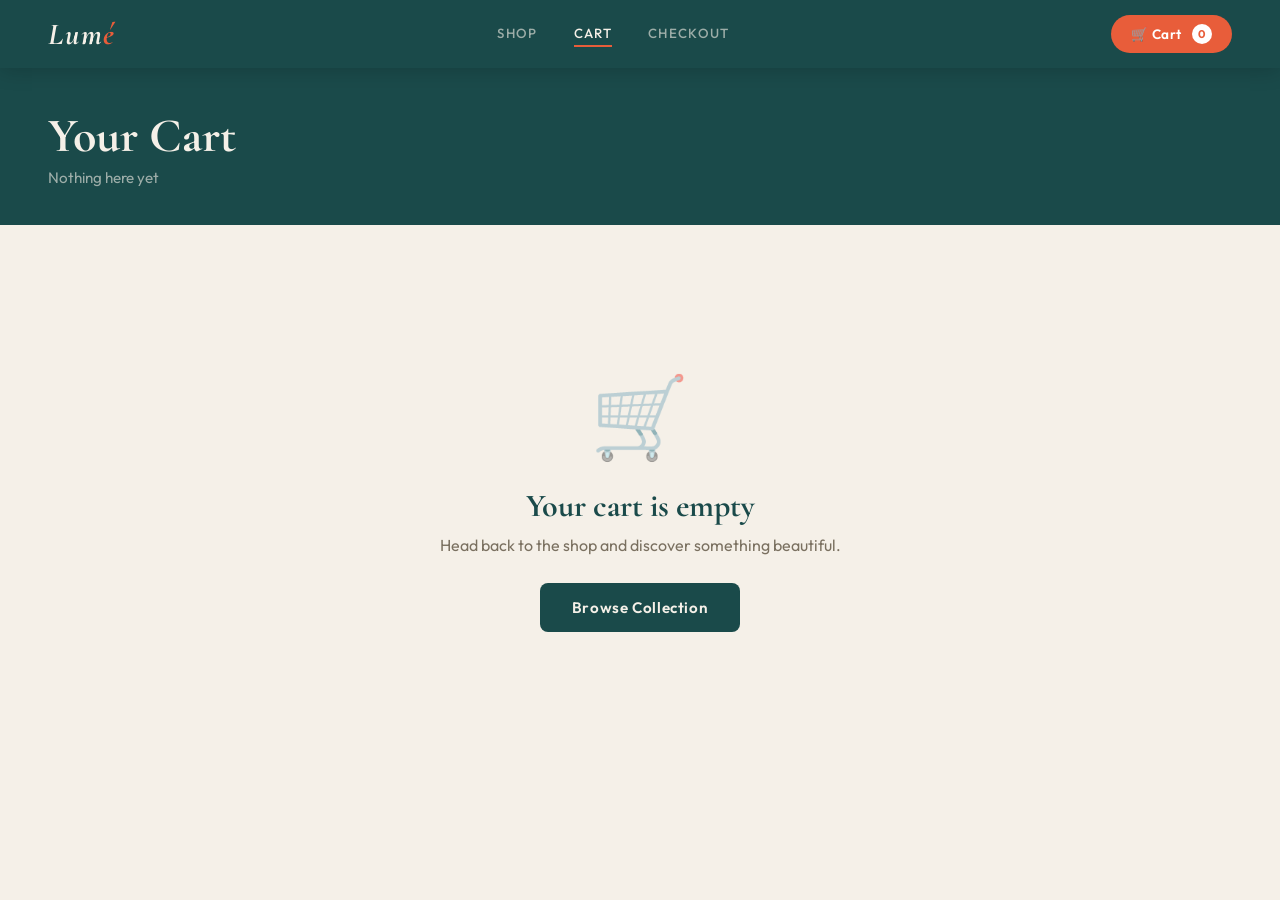
<file: checkout.html>
<!DOCTYPE html>
<html lang="en">
<head>
  <!-- Google Tag Manager -->
<script>(function(w,d,s,l,i){w[l]=w[l]||[];w[l].push({'gtm.start':
new Date().getTime(),event:'gtm.js'});var f=d.getElementsByTagName(s)[0],
j=d.createElement(s),dl=l!='dataLayer'?'&l='+l:'';j.async=true;j.src=
'https://www.googletagmanager.com/gtm.js?id='+i+dl;f.parentNode.insertBefore(j,f);
})(window,document,'script','dataLayer','GTM-M8DS264T');</script>
<!-- End Google Tag Manager -->
  <!-- Google tag (gtag.js) -->
<script async src="https://www.googletagmanager.com/gtag/js?id=G-3RMPCG2ZB0"></script>
<script>
  window.dataLayer = window.dataLayer || [];
  function gtag(){dataLayer.push(arguments);}
  gtag('js', new Date());

  gtag('config', 'G-3RMPCG2ZB0');
</script>
<meta charset="UTF-8">
<meta name="viewport" content="width=device-width, initial-scale=1.0">
<title>LUMÉ — Checkout</title>
<link rel="stylesheet" href="styles.css">
<style>
/* ── CHECKOUT-SPECIFIC ── */
.checkout-layout {
  display: grid;
  grid-template-columns: 1fr 340px;
  gap: 32px;
  padding: 40px 48px 80px;
  max-width: 1100px;
  margin: 0 auto;
}

.checkout-col h2 {
  font-family: 'Cormorant Garamond', serif;
  font-size: 1.4rem; font-weight: 700; color: var(--teal); margin-bottom: 20px;
}

/* Card preview */
.card-preview {
  background: linear-gradient(135deg, var(--teal) 0%, var(--teal3) 100%);
  border-radius: 16px; padding: 24px 26px; margin-bottom: 20px;
  color: var(--bg); position: relative; overflow: hidden; min-height: 140px;
}
.card-preview::before {
  content: '';
  position: absolute; right: -30px; top: -30px;
  width: 180px; height: 180px; border-radius: 50%;
  background: rgba(245,240,232,.06);
}
.card-preview::after {
  content: '';
  position: absolute; right: 30px; top: 30px;
  width: 100px; height: 100px; border-radius: 50%;
  background: rgba(245,240,232,.04);
}
.card-chip { font-size: 1.8rem; margin-bottom: 16px; }
.card-number-display {
  font-family: 'Cormorant Garamond', serif;
  font-size: 1.25rem; letter-spacing: .2em; margin-bottom: 16px;
  opacity: .9;
}
.card-footer-row { display: flex; justify-content: space-between; align-items: flex-end; }
.card-holder-label, .card-expiry-label { font-size: .6rem; opacity: .55; letter-spacing: .12em; text-transform: uppercase; margin-bottom: 3px; }
.card-holder-val, .card-expiry-val { font-size: .88rem; font-weight: 600; letter-spacing: .06em; }
.card-brand { font-family: 'Cormorant Garamond', serif; font-size: 1.3rem; font-style: italic; opacity: .8; }

/* Payment icons */
.pay-icons { display: flex; gap: 8px; margin-bottom: 16px; }
.pay-icon {
  background: var(--bg2); border: 1px solid var(--border);
  border-radius: 6px; padding: 4px 10px;
  font-size: .72rem; font-weight: 600; color: var(--muted);
}

/* Summary panel */
.order-panel { position: sticky; top: 90px; }
.order-panel .summary-box { margin-bottom: 14px; }
.order-item {
  display: flex; gap: 10px; align-items: center;
  padding: 8px 0; border-bottom: 1px solid var(--bg2); font-size: .84rem;
}
.order-item:last-child { border-bottom: none; }
.order-emoji { font-size: 1.3rem; width: 36px; height: 36px; background: var(--bg2); border-radius: 8px; display:flex; align-items:center; justify-content:center; flex-shrink:0; }
.order-info { flex:1; }
.order-name { font-weight: 600; font-size: .85rem; }
.order-qty  { color: var(--muted); font-size: .75rem; }
.order-price{ font-weight: 700; color: var(--teal); font-size: .88rem; }
.divider { border: none; border-top: 1px solid var(--border); margin: 12px 0; }

.secure-badges {
  display: flex; justify-content: center; gap: 16px;
  margin-top: 14px; flex-wrap: wrap;
}
.badge {
  display: flex; align-items: center; gap: 5px;
  font-size: .72rem; color: var(--muted);
}

/* Place order */
.place-btn {
  background: var(--coral); color: #fff;
  border: none; border-radius: 8px; padding: 16px 28px;
  font-size: 1rem; font-weight: 700; cursor: pointer;
  display: block; width: 100%; margin-top: 20px;
  font-family: 'Outfit', sans-serif; letter-spacing: .04em;
  transition: background .2s, transform .15s;
}
.place-btn:hover { background: var(--coral2); transform: translateY(-1px); }
.place-btn:disabled { background: #c5bdb0; cursor: not-allowed; transform: none; }

@media(max-width: 900px) {
  .checkout-layout { grid-template-columns: 1fr; padding: 24px 20px 60px; }
  .order-panel { position: static; }
}
</style>
</head>
<body>
  
  <!-- Google Tag Manager (noscript) -->
<noscript><iframe src="https://www.googletagmanager.com/ns.html?id=GTM-M8DS264T"
height="0" width="0" style="display:none;visibility:hidden"></iframe></noscript>
<!-- End Google Tag Manager (noscript) -->

<!-- NAV -->
<nav>
  <a class="nav-logo" href="index.html">Lum<span>é</span></a>
  <div class="nav-links">
    <a class="nav-link" href="index.html">Shop</a>
    <a class="nav-link" href="cart.html">Cart</a>
    <a class="nav-link active" href="checkout.html">Checkout</a>
  </div>
  <a class="cart-btn" href="cart.html">
    🛒 Cart <span class="cart-badge">0</span>
  </a>
</nav>

<!-- STEPS -->
<div class="steps-bar">
  <div class="step-item done">
    <div class="step-num">✓</div>
    <div class="step-label">Cart</div>
  </div>
  <div class="step-connector done"></div>
  <div class="step-item active">
    <div class="step-num">2</div>
    <div class="step-label">Details</div>
  </div>
  <div class="step-connector"></div>
  <div class="step-item pending">
    <div class="step-num">3</div>
    <div class="step-label">Confirm</div>
  </div>
</div>

<!-- PAGE HEADER -->
<div class="page-header">
  <h1>Checkout</h1>
  <p>Fill in your details to complete the purchase</p>
</div>

<!-- LAYOUT -->
<div class="checkout-layout">

  <!-- LEFT: FORM -->
  <div class="checkout-col">
    <h2>Contact &amp; Delivery</h2>

    <div class="form-section">
      <h3>Personal Information</h3>
      <div class="form-row">
        <div class="form-group">
          <label>First Name</label>
          <input type="text" id="f-first" placeholder="Kavya">
        </div>
        <div class="form-group">
          <label>Last Name</label>
          <input type="text" id="f-last" placeholder="Rao">
        </div>
      </div>
      <div class="form-group">
        <label>Email Address</label>
        <input type="email" id="f-email" placeholder="kavya@example.com">
      </div>
      <div class="form-group">
        <label>Phone Number</label>
        <input type="tel" id="f-phone" placeholder="+91 98765 43210">
      </div>
    </div>

    <div class="form-section">
      <h3>Shipping Address</h3>
      <div class="form-group">
        <label>Street Address</label>
        <input type="text" id="f-addr" placeholder="12, Devaraja Urs Road">
      </div>
      <div class="form-group">
        <label>Apartment / Suite (Optional)</label>
        <input type="text" id="f-apt" placeholder="Apt 3B">
      </div>
      <div class="form-row">
        <div class="form-group">
          <label>City</label>
          <input type="text" id="f-city" placeholder="Mysuru">
        </div>
        <div class="form-group">
          <label>Pincode</label>
          <input type="text" id="f-pin" placeholder="570001" maxlength="6">
        </div>
      </div>
      <div class="form-row">
        <div class="form-group">
          <label>State</label>
          <select id="f-state">
            <option value="">Select State</option>
            <option>Karnataka</option>
            <option>Maharashtra</option>
            <option>Tamil Nadu</option>
            <option>Delhi</option>
            <option>Gujarat</option>
            <option>Rajasthan</option>
            <option>West Bengal</option>
            <option>Telangana</option>
            <option>Kerala</option>
            <option>Andhra Pradesh</option>
            <option>Punjab</option>
          </select>
        </div>
        <div class="form-group">
          <label>Country</label>
          <input type="text" id="f-country" value="India">
        </div>
      </div>
    </div>

    <div class="form-section">
      <h3>Payment Details</h3>

      <!-- Live card preview -->
      <div class="card-preview" id="card-preview">
        <div class="card-chip">💳</div>
        <div class="card-number-display" id="preview-num">•••• •••• •••• ••••</div>
        <div class="card-footer-row">
          <div>
            <div class="card-holder-label">Card Holder</div>
            <div class="card-holder-val" id="preview-name">YOUR NAME</div>
          </div>
          <div>
            <div class="card-expiry-label">Expires</div>
            <div class="card-expiry-val" id="preview-exp">MM/YY</div>
          </div>
          <div class="card-brand">lumé</div>
        </div>
      </div>

      <div class="pay-icons">
        <div class="pay-icon">VISA</div>
        <div class="pay-icon">MC</div>
        <div class="pay-icon">RUPAY</div>
        <div class="pay-icon">UPI</div>
        <div class="pay-icon">AMEX</div>
      </div>

      <div class="form-group">
        <label>Card Number</label>
        <input type="text" id="f-card" placeholder="4242 4242 4242 4242"
               maxlength="19" oninput="fmtCard(this); liveCard()">
      </div>
      <div class="form-row">
        <div class="form-group">
          <label>Expiry Date</label>
          <input type="text" id="f-expiry" placeholder="MM / YY"
                 maxlength="7" oninput="fmtExpiry(this); liveCard()">
        </div>
        <div class="form-group">
          <label>CVV</label>
          <input type="password" id="f-cvv" placeholder="•••" maxlength="4">
        </div>
      </div>
      <div class="form-group">
        <label>Cardholder Name</label>
        <input type="text" id="f-cardname" placeholder="KAVYA RAO"
               oninput="liveCard()" style="text-transform:uppercase">
      </div>
    </div>

    <button class="place-btn" id="place-btn" onclick="placeOrder()">
      🔒 Place Order
    </button>
    <div style="margin-top:12px">
      <a class="btn-ghost" href="cart.html">← Back to Cart</a>
    </div>
  </div>

  <!-- RIGHT: ORDER SUMMARY -->
  <div class="order-panel">
    <div class="summary-box" id="order-summary">
      <h3>Order Summary</h3>
      <div id="order-items"></div>
      <hr class="divider">
      <div id="order-totals"></div>
    </div>
    <div class="secure-badges">
      <div class="badge">🔒 SSL Secure</div>
      <div class="badge">📦 Fast Dispatch</div>
      <div class="badge">↩️ Easy Returns</div>
    </div>
  </div>

</div>

<!-- TOAST -->
<div class="toast" id="toast">
  <div class="toast-icon" id="toast-icon">⚠️</div>
  <div>
    <div class="toast-t1" id="toast-t1"></div>
    <div class="toast-t2" id="toast-t2"></div>
  </div>
</div>

<script src="cart.js"></script>
<script>
/* ── REDIRECT IF EMPTY ── */
window.addEventListener('DOMContentLoaded', () => {
  if (getCart().length === 0) {
    window.location.href = 'cart.html';
    return;
  }
  renderSummary();
  updatePlaceBtn();
});

/* ── RENDER ORDER SUMMARY ── */
function renderSummary() {
  const cart     = getCart();
  const subtotal = cartTotal();
  const shipping = calcShipping(subtotal);
  const tax      = calcTax(subtotal);
  const grand    = subtotal + shipping + tax;

  document.getElementById('order-items').innerHTML = cart.map(item => `
    <div class="order-item">
      <div class="order-emoji">${item.emoji}</div>
      <div class="order-info">
        <div class="order-name">${item.name}</div>
        <div class="order-qty">Qty: ${item.qty}</div>
      </div>
      <div class="order-price">₹${item.price * item.qty}</div>
    </div>
  `).join('');

  document.getElementById('order-totals').innerHTML = `
    <div class="summary-row"><span>Subtotal</span><span>₹${subtotal}</span></div>
    <div class="summary-row">
      <span>Shipping</span>
      <span>${shipping === 0 ? '<span class="free-tag">Free ✓</span>' : '₹' + shipping}</span>
    </div>
    <div class="summary-row"><span>GST (18%)</span><span>₹${tax}</span></div>
    <div class="summary-row total"><span>Total</span><span class="val">₹${grand}</span></div>
  `;

  document.getElementById('place-btn').textContent = `🔒 Place Order — ₹${grand}`;
}

/* ── LIVE CARD PREVIEW ── */
function liveCard() {
  const num  = document.getElementById('f-card').value || '•••• •••• •••• ••••';
  const name = document.getElementById('f-cardname').value || 'YOUR NAME';
  const exp  = document.getElementById('f-expiry').value || 'MM/YY';
  document.getElementById('preview-num').textContent  = num.padEnd(19, '•').replace(/(.{4})/g,'$1 ').trim() || '•••• •••• •••• ••••';
  document.getElementById('preview-name').textContent = name.toUpperCase().substring(0,22) || 'YOUR NAME';
  document.getElementById('preview-exp').textContent  = exp || 'MM/YY';
}

/* ── FORMAT HELPERS ── */
function fmtCard(el) {
  let v = el.value.replace(/\D/g,'').substring(0,16);
  el.value = v.replace(/(.{4})/g,'$1 ').trim();
}
function fmtExpiry(el) {
  let v = el.value.replace(/\D/g,'').substring(0,4);
  if (v.length >= 2) v = v.substring(0,2) + ' / ' + v.substring(2);
  el.value = v;
}

function updatePlaceBtn() {
  const grand = calcGrand(cartTotal());
  const btn = document.getElementById('place-btn');
  if (btn) btn.textContent = `🔒 Place Order — ₹${grand}`;
}

/* ── VALIDATION & PLACE ORDER ── */
const REQUIRED = ['f-first','f-last','f-email','f-phone','f-addr','f-city','f-pin','f-state','f-card','f-expiry','f-cvv','f-cardname'];

function placeOrder() {
  let valid = true;
  REQUIRED.forEach(id => {
    const el = document.getElementById(id);
    if (!el) return;
    const empty = !el.value.trim();
    el.classList.toggle('input-error', empty);
    if (empty) valid = false;
    el.addEventListener('input', () => el.classList.remove('input-error'), { once: true });
  });

  if (!valid) {
    showToast('⚠️', 'Please fill all required fields', 'Highlighted fields need attention');
    document.querySelector('.input-error')?.scrollIntoView({ behavior:'smooth', block:'center' });
    return;
  }

  /* Validate card length */
  const cardVal = document.getElementById('f-card').value.replace(/\s/g,'');
  if (cardVal.length < 16) {
    document.getElementById('f-card').classList.add('input-error');
    showToast('⚠️', 'Invalid card number', 'Must be 16 digits'); return;
  }

  /* Store order info for success page */
  const grand = calcGrand(cartTotal());
  const orderId = 'LME-' + Math.floor(100000 + Math.random() * 900000);
  const firstName = document.getElementById('f-first').value;
  sessionStorage.setItem('lume_order', JSON.stringify({
    orderId, grand,
    name: firstName + ' ' + document.getElementById('f-last').value,
    email: document.getElementById('f-email').value,
    city: document.getElementById('f-city').value,
    items: getCart()
  }));

  clearCart();
  window.location.href = 'success.html';
}
</script>
</body>
</html>
</file>
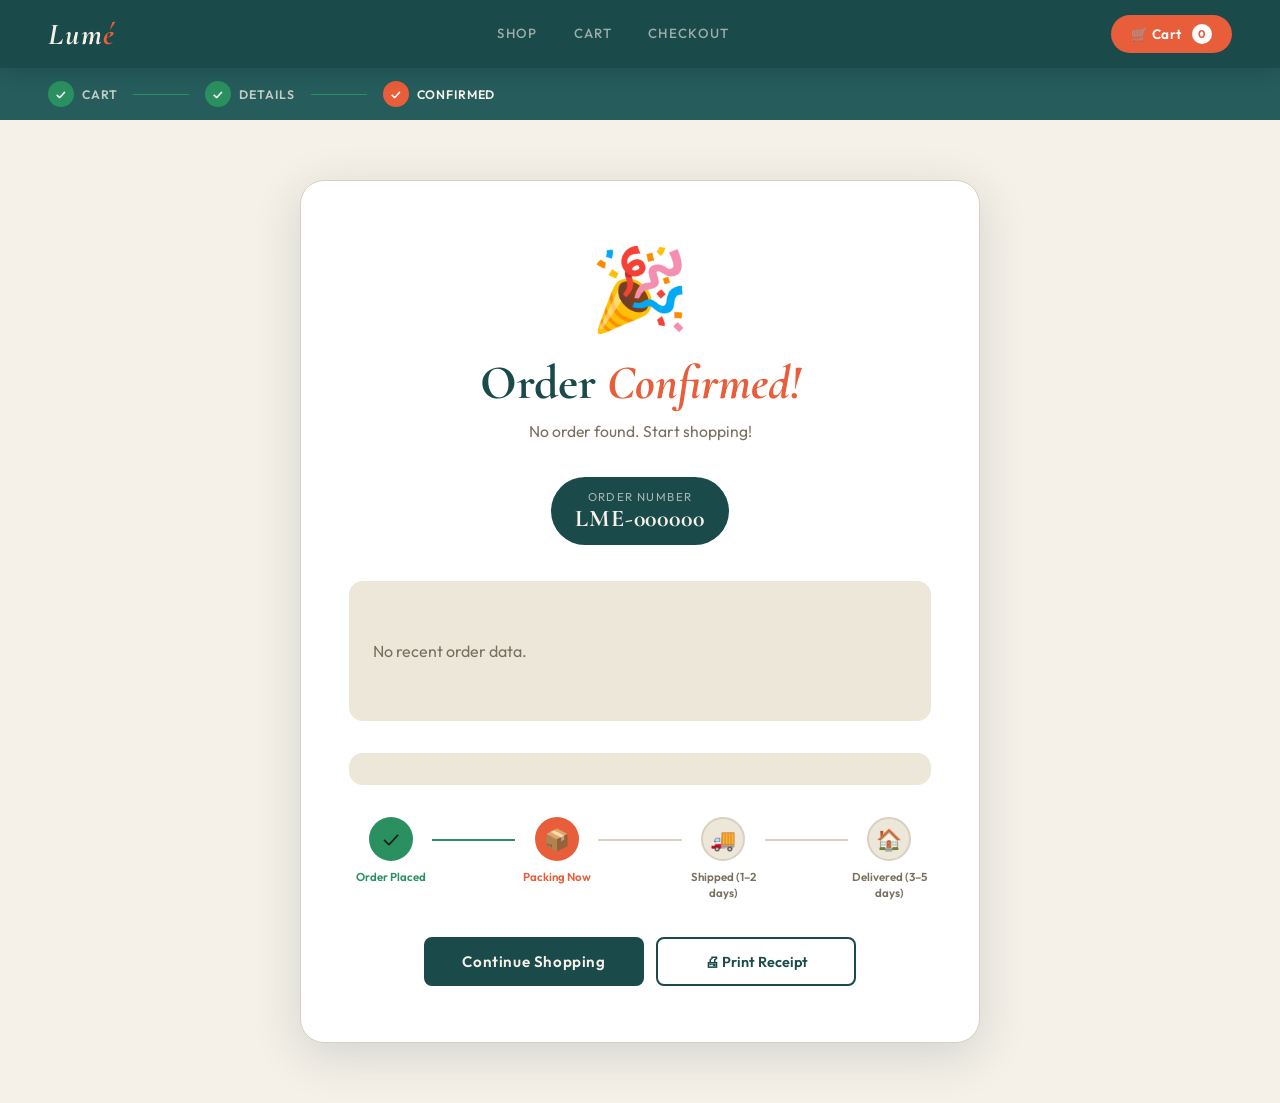
<file: Success.html>
<!DOCTYPE html>
<html lang="en">
<head>
<meta charset="UTF-8">
<meta name="viewport" content="width=device-width, initial-scale=1.0">
<title>LUMÉ — Order Confirmed!</title>
<link rel="stylesheet" href="styles.css">
<style>
/* ── SUCCESS PAGE STYLES ── */
.success-wrapper {
  min-height: calc(100vh - 68px);
  display: flex; align-items: center; justify-content: center;
  padding: 60px 20px;
  background: var(--bg);
}

.success-card {
  background: var(--surface);
  border: 1px solid var(--border);
  border-radius: 24px;
  padding: 56px 48px;
  max-width: 680px;
  width: 100%;
  text-align: center;
  box-shadow: var(--shadow-lg);
  animation: slideUp .6s cubic-bezier(.17,.67,.35,1.1);
}
@keyframes slideUp {
  from { opacity:0; transform: translateY(30px) scale(.97); }
  to   { opacity:1; transform: translateY(0) scale(1); }
}

.confetti-icon {
  font-size: 5rem;
  display: block;
  margin-bottom: 20px;
  animation: pop .7s cubic-bezier(.17,.67,.48,1.6);
}
@keyframes pop {
  from { transform: scale(0) rotate(-20deg); }
  to   { transform: scale(1) rotate(0deg); }
}

.success-card h1 {
  font-family: 'Cormorant Garamond', serif;
  font-size: 3rem; font-weight: 700; line-height: 1.05;
  color: var(--teal); margin-bottom: 10px;
}
.success-card h1 span { color: var(--coral); font-style: italic; }
.success-card .sub {
  color: var(--muted); font-size: .98rem; line-height: 1.7;
  margin-bottom: 32px; max-width: 460px; margin-left: auto; margin-right: auto;
}

/* Order ID pill */
.order-pill {
  display: inline-flex; align-items: center; gap: 12px;
  background: var(--teal); color: var(--bg);
  border-radius: 50px; padding: 12px 24px; margin-bottom: 36px;
}
.order-pill .label { font-size: .72rem; letter-spacing: .12em; text-transform: uppercase; opacity: .65; }
.order-pill .value {
  font-family: 'Cormorant Garamond', serif;
  font-size: 1.5rem; font-weight: 700; letter-spacing: .04em;
}

/* Customer info box */
.info-box {
  background: var(--bg2); border-radius: 14px; padding: 20px 24px;
  margin-bottom: 32px; text-align: left;
  display: grid; grid-template-columns: 1fr 1fr; gap: 12px;
}
.info-field { }
.info-label { font-size: .7rem; font-weight: 700; color: var(--muted); letter-spacing: .1em; text-transform: uppercase; margin-bottom: 4px; }
.info-val   { font-size: .9rem; font-weight: 600; color: var(--teal); }

/* Order items */
.order-items-list {
  background: var(--bg2); border-radius: 14px; padding: 16px 20px;
  margin-bottom: 32px; text-align: left;
}
.order-items-list h3 {
  font-size: .72rem; font-weight: 700; color: var(--muted); letter-spacing: .12em;
  text-transform: uppercase; margin-bottom: 12px;
}
.oi-row {
  display: flex; align-items: center; gap: 10px;
  padding: 8px 0; border-bottom: 1px solid var(--border); font-size: .86rem;
}
.oi-row:last-child { border-bottom: none; }
.oi-emoji { font-size: 1.3rem; }
.oi-name  { flex:1; font-weight: 600; }
.oi-qty   { color: var(--muted); font-size: .78rem; }
.oi-price { font-weight: 700; color: var(--teal); }
.oi-total {
  display: flex; justify-content: space-between; align-items: center;
  padding-top: 12px; font-weight: 700;
}
.oi-total span:last-child {
  font-family: 'Cormorant Garamond', serif;
  font-size: 1.4rem; color: var(--teal);
}

/* Timeline */
.timeline {
  display: flex; align-items: flex-start; justify-content: center;
  gap: 0; margin-bottom: 36px;
}
.tl-step { display: flex; flex-direction: column; align-items: center; gap: 8px; flex: 1; }
.tl-dot {
  width: 44px; height: 44px; border-radius: 50%;
  display: flex; align-items: center; justify-content: center; font-size: 1.3rem;
  position: relative; z-index: 1;
}
.tl-step.done  .tl-dot { background: var(--success); }
.tl-step.next  .tl-dot { background: var(--coral); }
.tl-step.later .tl-dot { background: var(--bg2); border: 2px solid var(--border); }
.tl-line {
  flex: 1; height: 2px; margin-top: 22px; background: var(--border); align-self: flex-start;
}
.tl-line.done { background: var(--success); }
.tl-label { font-size: .72rem; font-weight: 600; color: var(--muted); text-align: center; max-width: 80px; line-height: 1.4; }
.tl-step.done  .tl-label { color: var(--success); }
.tl-step.next  .tl-label { color: var(--coral); }

/* Buttons */
.btn-row { display: flex; gap: 12px; justify-content: center; flex-wrap: wrap; }
.btn-row .btn-teal  { max-width: 220px; }
.btn-row .btn-ghost { max-width: 200px; }

/* Fallback if no order data */
.no-order { color: var(--muted); padding: 40px 0; }

@media(max-width:640px) {
  .success-card { padding: 36px 24px; }
  .success-card h1 { font-size: 2.2rem; }
  .info-box { grid-template-columns: 1fr; }
  .timeline { gap: 0; }
  .tl-label { display: none; }
}
</style>
</head>
<body>

<!-- NAV -->
<nav>
  <a class="nav-logo" href="index.html">Lum<span>é</span></a>
  <div class="nav-links">
    <a class="nav-link" href="index.html">Shop</a>
    <a class="nav-link" href="cart.html">Cart</a>
    <a class="nav-link" href="checkout.html">Checkout</a>
  </div>
  <a class="cart-btn" href="cart.html">
    🛒 Cart <span class="cart-badge">0</span>
  </a>
</nav>

<!-- STEPS (all done) -->
<div class="steps-bar">
  <div class="step-item done">
    <div class="step-num">✓</div>
    <div class="step-label">Cart</div>
  </div>
  <div class="step-connector done"></div>
  <div class="step-item done">
    <div class="step-num">✓</div>
    <div class="step-label">Details</div>
  </div>
  <div class="step-connector done"></div>
  <div class="step-item active">
    <div class="step-num">✓</div>
    <div class="step-label">Confirmed</div>
  </div>
</div>

<!-- SUCCESS CARD -->
<div class="success-wrapper">
  <div class="success-card" id="success-card">
    <span class="confetti-icon">🎉</span>
    <h1>Order <span>Confirmed!</span></h1>
    <p class="sub" id="success-sub">Loading your order details…</p>

    <div class="order-pill" id="order-pill">
      <div>
        <div class="label">Order Number</div>
        <div class="value" id="order-id">LME-000000</div>
      </div>
    </div>

    <!-- Info grid -->
    <div class="info-box" id="info-box"></div>

    <!-- Items list -->
    <div class="order-items-list" id="items-list"></div>

    <!-- Timeline -->
    <div class="timeline">
      <div class="tl-step done">
        <div class="tl-dot">✓</div>
        <div class="tl-label">Order Placed</div>
      </div>
      <div class="tl-line done"></div>
      <div class="tl-step next">
        <div class="tl-dot">📦</div>
        <div class="tl-label">Packing Now</div>
      </div>
      <div class="tl-line"></div>
      <div class="tl-step later">
        <div class="tl-dot">🚚</div>
        <div class="tl-label">Shipped (1–2 days)</div>
      </div>
      <div class="tl-line"></div>
      <div class="tl-step later">
        <div class="tl-dot">🏠</div>
        <div class="tl-label">Delivered (3–5 days)</div>
      </div>
    </div>

    <div class="btn-row">
      <a class="btn-teal" href="index.html">Continue Shopping</a>
      <button class="btn-ghost" onclick="window.print()">🖨 Print Receipt</button>
    </div>
  </div>
</div>

<script src="cart.js"></script>
<script>
document.addEventListener('DOMContentLoaded', () => {
  let order = null;
  try { order = JSON.parse(sessionStorage.getItem('lume_order')); } catch {}

  if (!order) {
    document.getElementById('success-sub').textContent = 'No order found. Start shopping!';
    document.getElementById('info-box').innerHTML = '<p class="no-order">No recent order data.</p>';
    document.getElementById('items-list').innerHTML = '';
    return;
  }

  /* Header */
  document.getElementById('success-sub').textContent =
    `Thank you, ${order.name.split(' ')[0]}! Your order has been received and is being prepared with care.`;
  document.getElementById('order-id').textContent = order.orderId;

  /* Info grid */
  document.getElementById('info-box').innerHTML = `
    <div class="info-field">
      <div class="info-label">Customer</div>
      <div class="info-val">${order.name}</div>
    </div>
    <div class="info-field">
      <div class="info-label">Email</div>
      <div class="info-val">${order.email}</div>
    </div>
    <div class="info-field">
      <div class="info-label">Ship To</div>
      <div class="info-val">${order.city}, India</div>
    </div>
    <div class="info-field">
      <div class="info-label">Order Total</div>
      <div class="info-val" style="color:var(--coral);font-size:1.1rem">₹${order.grand}</div>
    </div>
  `;

  /* Items */
  const items = order.items || [];
  document.getElementById('items-list').innerHTML = `
    <h3>Items Ordered</h3>
    ${items.map(i => `
      <div class="oi-row">
        <div class="oi-emoji">${i.emoji}</div>
        <div class="oi-name">${i.name}</div>
        <div class="oi-qty">×${i.qty}</div>
        <div class="oi-price">₹${i.price * i.qty}</div>
      </div>
    `).join('')}
    <div class="oi-total">
      <span>Total Paid</span>
      <span>₹${order.grand}</span>
    </div>
  `;

  /* Clear session so user can't revisit stale data */
  sessionStorage.removeItem('lume_order');
});
</script>
</body>
</html>
</file>
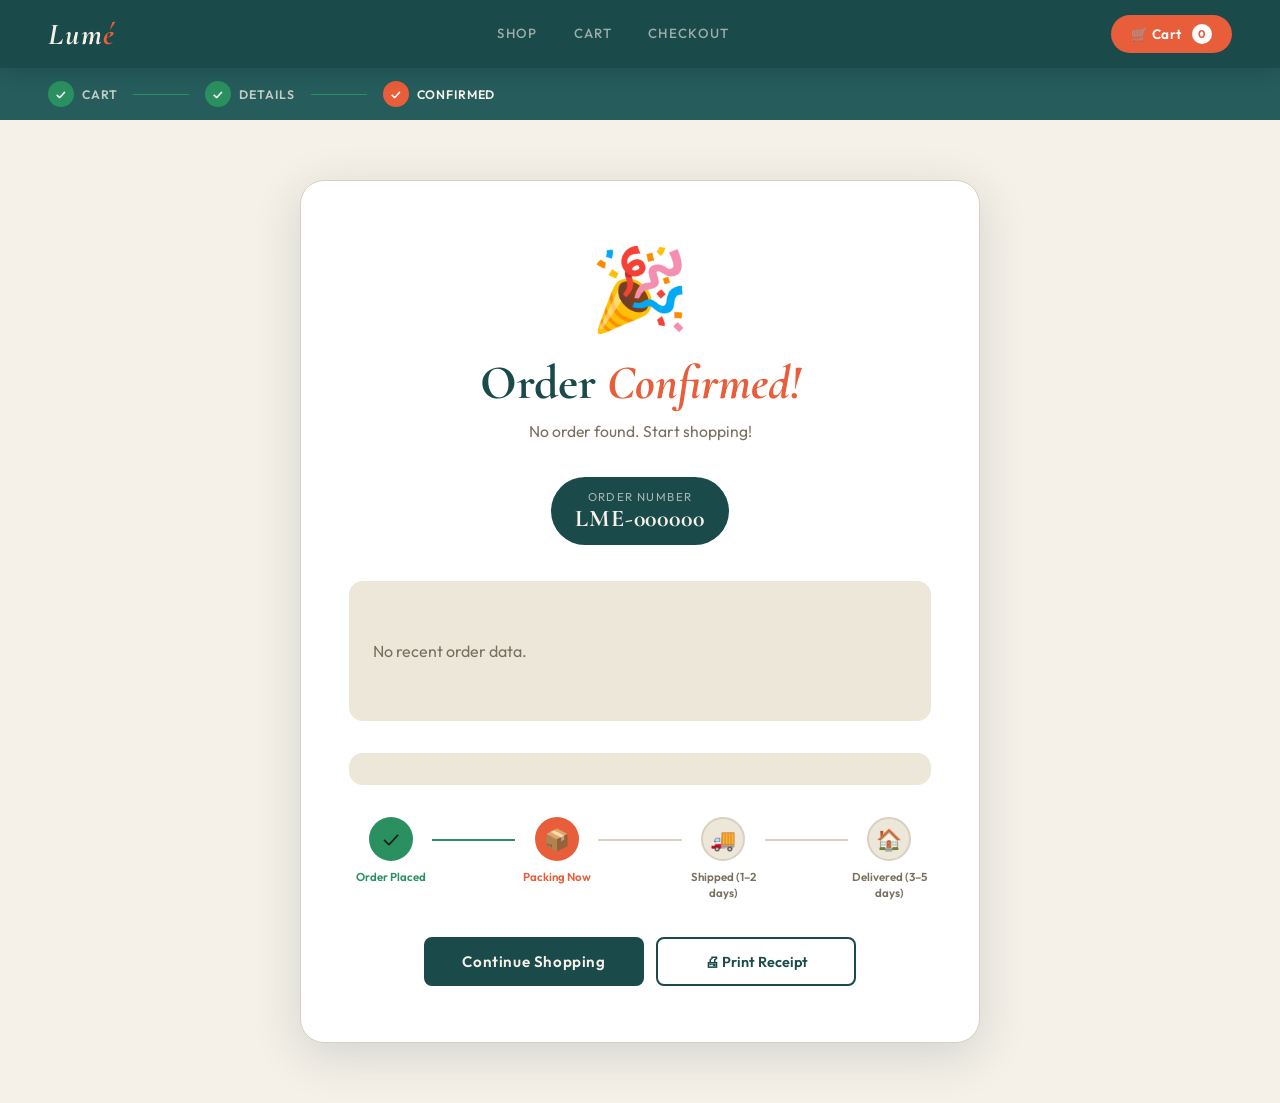
<file: success.html>
<!DOCTYPE html>
<html lang="en">
<head>
 <!-- Google tag (gtag.js) -->
<script async src="https://www.googletagmanager.com/gtag/js?id=G-3RMPCG2ZB0"></script>
<script>
  window.dataLayer = window.dataLayer || [];
  function gtag(){dataLayer.push(arguments);}
  gtag('js', new Date());

  gtag('config', 'G-3RMPCG2ZB0');
</script>
  <!-- Google Tag Manager -->
<script>(function(w,d,s,l,i){w[l]=w[l]||[];w[l].push({'gtm.start':
new Date().getTime(),event:'gtm.js'});var f=d.getElementsByTagName(s)[0],
j=d.createElement(s),dl=l!='dataLayer'?'&l='+l:'';j.async=true;j.src=
'https://www.googletagmanager.com/gtm.js?id='+i+dl;f.parentNode.insertBefore(j,f);
})(window,document,'script','dataLayer','GTM-M8DS264T');</script>
<!-- End Google Tag Manager -->
<meta charset="UTF-8">
<meta name="viewport" content="width=device-width, initial-scale=1.0">
<title>LUMÉ — Order Confirmed!</title>
<link rel="stylesheet" href="styles.css">
<style>
/* ── SUCCESS PAGE STYLES ── */
.success-wrapper {
  min-height: calc(100vh - 68px);
  display: flex; align-items: center; justify-content: center;
  padding: 60px 20px;
  background: var(--bg);
}

.success-card {
  background: var(--surface);
  border: 1px solid var(--border);
  border-radius: 24px;
  padding: 56px 48px;
  max-width: 680px;
  width: 100%;
  text-align: center;
  box-shadow: var(--shadow-lg);
  animation: slideUp .6s cubic-bezier(.17,.67,.35,1.1);
}
@keyframes slideUp {
  from { opacity:0; transform: translateY(30px) scale(.97); }
  to   { opacity:1; transform: translateY(0) scale(1); }
}

.confetti-icon {
  font-size: 5rem;
  display: block;
  margin-bottom: 20px;
  animation: pop .7s cubic-bezier(.17,.67,.48,1.6);
}
@keyframes pop {
  from { transform: scale(0) rotate(-20deg); }
  to   { transform: scale(1) rotate(0deg); }
}

.success-card h1 {
  font-family: 'Cormorant Garamond', serif;
  font-size: 3rem; font-weight: 700; line-height: 1.05;
  color: var(--teal); margin-bottom: 10px;
}
.success-card h1 span { color: var(--coral); font-style: italic; }
.success-card .sub {
  color: var(--muted); font-size: .98rem; line-height: 1.7;
  margin-bottom: 32px; max-width: 460px; margin-left: auto; margin-right: auto;
}

/* Order ID pill */
.order-pill {
  display: inline-flex; align-items: center; gap: 12px;
  background: var(--teal); color: var(--bg);
  border-radius: 50px; padding: 12px 24px; margin-bottom: 36px;
}
.order-pill .label { font-size: .72rem; letter-spacing: .12em; text-transform: uppercase; opacity: .65; }
.order-pill .value {
  font-family: 'Cormorant Garamond', serif;
  font-size: 1.5rem; font-weight: 700; letter-spacing: .04em;
}

/* Customer info box */
.info-box {
  background: var(--bg2); border-radius: 14px; padding: 20px 24px;
  margin-bottom: 32px; text-align: left;
  display: grid; grid-template-columns: 1fr 1fr; gap: 12px;
}
.info-field { }
.info-label { font-size: .7rem; font-weight: 700; color: var(--muted); letter-spacing: .1em; text-transform: uppercase; margin-bottom: 4px; }
.info-val   { font-size: .9rem; font-weight: 600; color: var(--teal); }

/* Order items */
.order-items-list {
  background: var(--bg2); border-radius: 14px; padding: 16px 20px;
  margin-bottom: 32px; text-align: left;
}
.order-items-list h3 {
  font-size: .72rem; font-weight: 700; color: var(--muted); letter-spacing: .12em;
  text-transform: uppercase; margin-bottom: 12px;
}
.oi-row {
  display: flex; align-items: center; gap: 10px;
  padding: 8px 0; border-bottom: 1px solid var(--border); font-size: .86rem;
}
.oi-row:last-child { border-bottom: none; }
.oi-emoji { font-size: 1.3rem; }
.oi-name  { flex:1; font-weight: 600; }
.oi-qty   { color: var(--muted); font-size: .78rem; }
.oi-price { font-weight: 700; color: var(--teal); }
.oi-total {
  display: flex; justify-content: space-between; align-items: center;
  padding-top: 12px; font-weight: 700;
}
.oi-total span:last-child {
  font-family: 'Cormorant Garamond', serif;
  font-size: 1.4rem; color: var(--teal);
}

/* Timeline */
.timeline {
  display: flex; align-items: flex-start; justify-content: center;
  gap: 0; margin-bottom: 36px;
}
.tl-step { display: flex; flex-direction: column; align-items: center; gap: 8px; flex: 1; }
.tl-dot {
  width: 44px; height: 44px; border-radius: 50%;
  display: flex; align-items: center; justify-content: center; font-size: 1.3rem;
  position: relative; z-index: 1;
}
.tl-step.done  .tl-dot { background: var(--success); }
.tl-step.next  .tl-dot { background: var(--coral); }
.tl-step.later .tl-dot { background: var(--bg2); border: 2px solid var(--border); }
.tl-line {
  flex: 1; height: 2px; margin-top: 22px; background: var(--border); align-self: flex-start;
}
.tl-line.done { background: var(--success); }
.tl-label { font-size: .72rem; font-weight: 600; color: var(--muted); text-align: center; max-width: 80px; line-height: 1.4; }
.tl-step.done  .tl-label { color: var(--success); }
.tl-step.next  .tl-label { color: var(--coral); }

/* Buttons */
.btn-row { display: flex; gap: 12px; justify-content: center; flex-wrap: wrap; }
.btn-row .btn-teal  { max-width: 220px; }
.btn-row .btn-ghost { max-width: 200px; }

/* Fallback if no order data */
.no-order { color: var(--muted); padding: 40px 0; }

@media(max-width:640px) {
  .success-card { padding: 36px 24px; }
  .success-card h1 { font-size: 2.2rem; }
  .info-box { grid-template-columns: 1fr; }
  .timeline { gap: 0; }
  .tl-label { display: none; }
}
</style>
</head>
<body>
  <!-- Google Tag Manager (noscript) -->
<noscript><iframe src="https://www.googletagmanager.com/ns.html?id=GTM-M8DS264T"
height="0" width="0" style="display:none;visibility:hidden"></iframe></noscript>
<!-- End Google Tag Manager (noscript) -->

<!-- NAV -->
<nav>
  <a class="nav-logo" href="index.html">Lum<span>é</span></a>
  <div class="nav-links">
    <a class="nav-link" href="index.html">Shop</a>
    <a class="nav-link" href="cart.html">Cart</a>
    <a class="nav-link" href="checkout.html">Checkout</a>
  </div>
  <a class="cart-btn" href="cart.html">
    🛒 Cart <span class="cart-badge">0</span>
  </a>
</nav>

<!-- STEPS (all done) -->
<div class="steps-bar">
  <div class="step-item done">
    <div class="step-num">✓</div>
    <div class="step-label">Cart</div>
  </div>
  <div class="step-connector done"></div>
  <div class="step-item done">
    <div class="step-num">✓</div>
    <div class="step-label">Details</div>
  </div>
  <div class="step-connector done"></div>
  <div class="step-item active">
    <div class="step-num">✓</div>
    <div class="step-label">Confirmed</div>
  </div>
</div>

<!-- SUCCESS CARD -->
<div class="success-wrapper">
  <div class="success-card" id="success-card">
    <span class="confetti-icon">🎉</span>
    <h1>Order <span>Confirmed!</span></h1>
    <p class="sub" id="success-sub">Loading your order details…</p>

    <div class="order-pill" id="order-pill">
      <div>
        <div class="label">Order Number</div>
        <div class="value" id="order-id">LME-000000</div>
      </div>
    </div>

    <!-- Info grid -->
    <div class="info-box" id="info-box"></div>

    <!-- Items list -->
    <div class="order-items-list" id="items-list"></div>

    <!-- Timeline -->
    <div class="timeline">
      <div class="tl-step done">
        <div class="tl-dot">✓</div>
        <div class="tl-label">Order Placed</div>
      </div>
      <div class="tl-line done"></div>
      <div class="tl-step next">
        <div class="tl-dot">📦</div>
        <div class="tl-label">Packing Now</div>
      </div>
      <div class="tl-line"></div>
      <div class="tl-step later">
        <div class="tl-dot">🚚</div>
        <div class="tl-label">Shipped (1–2 days)</div>
      </div>
      <div class="tl-line"></div>
      <div class="tl-step later">
        <div class="tl-dot">🏠</div>
        <div class="tl-label">Delivered (3–5 days)</div>
      </div>
    </div>

    <div class="btn-row">
      <a class="btn-teal" href="index.html">Continue Shopping</a>
      <button class="btn-ghost" onclick="window.print()">🖨 Print Receipt</button>
    </div>
  </div>
</div>

<script src="cart.js"></script>
<script>
document.addEventListener('DOMContentLoaded', () => {
  let order = null;
  try { order = JSON.parse(sessionStorage.getItem('lume_order')); } catch {}

  if (!order) {
    document.getElementById('success-sub').textContent = 'No order found. Start shopping!';
    document.getElementById('info-box').innerHTML = '<p class="no-order">No recent order data.</p>';
    document.getElementById('items-list').innerHTML = '';
    return;
  }

  /* Header */
  document.getElementById('success-sub').textContent =
    `Thank you, ${order.name.split(' ')[0]}! Your order has been received and is being prepared with care.`;
  document.getElementById('order-id').textContent = order.orderId;

  /* Info grid */
  document.getElementById('info-box').innerHTML = `
    <div class="info-field">
      <div class="info-label">Customer</div>
      <div class="info-val">${order.name}</div>
    </div>
    <div class="info-field">
      <div class="info-label">Email</div>
      <div class="info-val">${order.email}</div>
    </div>
    <div class="info-field">
      <div class="info-label">Ship To</div>
      <div class="info-val">${order.city}, India</div>
    </div>
    <div class="info-field">
      <div class="info-label">Order Total</div>
      <div class="info-val" style="color:var(--coral);font-size:1.1rem">₹${order.grand}</div>
    </div>
  `;

  /* Items */
  const items = order.items || [];
  document.getElementById('items-list').innerHTML = `
    <h3>Items Ordered</h3>
    ${items.map(i => `
      <div class="oi-row">
        <div class="oi-emoji">${i.emoji}</div>
        <div class="oi-name">${i.name}</div>
        <div class="oi-qty">×${i.qty}</div>
        <div class="oi-price">₹${i.price * i.qty}</div>
      </div>
    `).join('')}
    <div class="oi-total">
      <span>Total Paid</span>
      <span>₹${order.grand}</span>
    </div>
  `;

  /* Clear session so user can't revisit stale data */
  sessionStorage.removeItem('lume_order');
});
</script>
</body>
</html>
</file>
<file: styles.css>
/* ══════════════════════════════════════════
   LUMÉ STORE — Shared Stylesheet
   Palette: Deep Teal + Coral + Warm Cream
══════════════════════════════════════════ */
@import url('https://fonts.googleapis.com/css2?family=Cormorant+Garamond:ital,wght@0,400;0,600;0,700;1,400;1,600&family=Outfit:wght@300;400;500;600;700&display=swap');

:root {
  --bg:        #f5f0e8;
  --bg2:       #ede7d9;
  --surface:   #ffffff;
  --teal:      #1a4a4a;
  --teal2:     #265c5c;
  --teal3:     #2e7070;
  --coral:     #e85d3a;
  --coral2:    #f07050;
  --cream:     #faf6ef;
  --text:      #1a1a1a;
  --muted:     #7a7060;
  --border:    #d8d0c0;
  --danger:    #d63030;
  --success:   #2a9060;
  --shadow:    0 4px 24px rgba(26,74,74,.10);
  --shadow-lg: 0 12px 48px rgba(26,74,74,.16);
}

*, *::before, *::after { margin:0; padding:0; box-sizing:border-box; }
html { scroll-behavior:smooth; }
body {
  background: var(--bg);
  color: var(--text);
  font-family: 'Outfit', sans-serif;
  min-height: 100vh;
  overflow-x: hidden;
}

/* ── NAV ── */
nav {
  position: sticky; top: 0; z-index: 200;
  background: var(--teal);
  display: flex; align-items: center; justify-content: space-between;
  padding: 0 48px; height: 68px;
  box-shadow: 0 2px 20px rgba(0,0,0,.18);
}
.nav-logo {
  font-family: 'Cormorant Garamond', serif;
  font-size: 1.9rem; font-weight: 700; font-style: italic;
  color: var(--bg); letter-spacing: .06em; text-decoration: none;
}
.nav-logo span { color: var(--coral); }
.nav-links { display: flex; gap: 36px; align-items: center; }
.nav-link {
  color: rgba(245,240,232,.6); font-size: .83rem; font-weight: 500;
  letter-spacing: .1em; text-transform: uppercase; text-decoration: none;
  transition: color .2s; padding: 4px 0;
  border-bottom: 2px solid transparent;
}
.nav-link:hover { color: var(--bg); }
.nav-link.active { color: var(--bg); border-bottom-color: var(--coral); }
.cart-btn {
  display: flex; align-items: center; gap: 10px;
  background: var(--coral); color: #fff;
  border: none; border-radius: 50px; padding: 9px 20px;
  font-size: .85rem; font-weight: 600; cursor: pointer;
  text-decoration: none; transition: background .2s, transform .15s;
  letter-spacing: .04em; font-family: 'Outfit', sans-serif;
}
.cart-btn:hover { background: var(--coral2); transform: scale(1.04); }
.cart-badge {
  background: #fff; color: var(--coral);
  border-radius: 50%; width: 20px; height: 20px;
  display: flex; align-items: center; justify-content: center;
  font-size: .7rem; font-weight: 700;
}

/* ── BUTTONS ── */
.btn-primary {
  display: block; width: 100%; text-align: center; text-decoration: none;
  background: var(--coral); color: #fff;
  border: none; border-radius: 8px; padding: 15px 28px;
  font-size: .95rem; font-weight: 600; cursor: pointer;
  transition: background .2s, transform .15s; letter-spacing: .04em;
  font-family: 'Outfit', sans-serif;
}
.btn-primary:hover { background: var(--coral2); transform: translateY(-1px); }
.btn-teal {
  display: block; width: 100%; text-align: center; text-decoration: none;
  background: var(--teal); color: var(--bg);
  border: none; border-radius: 8px; padding: 15px 28px;
  font-size: .95rem; font-weight: 600; cursor: pointer;
  transition: background .2s, transform .15s; letter-spacing: .04em;
  font-family: 'Outfit', sans-serif;
}
.btn-teal:hover { background: var(--teal2); transform: translateY(-1px); }
.btn-ghost {
  display: block; width: 100%; text-align: center; text-decoration: none;
  background: transparent; color: var(--teal);
  border: 2px solid var(--teal); border-radius: 8px; padding: 13px 28px;
  font-size: .9rem; font-weight: 600; cursor: pointer;
  transition: all .2s; font-family: 'Outfit', sans-serif;
}
.btn-ghost:hover { background: var(--teal); color: var(--bg); }

/* ── TOAST ── */
.toast {
  position: fixed; bottom: 32px; right: 32px; z-index: 9999;
  background: var(--teal); color: var(--bg);
  border-left: 4px solid var(--coral);
  border-radius: 10px; padding: 16px 22px;
  display: flex; align-items: center; gap: 12px;
  box-shadow: var(--shadow-lg);
  transform: translateX(120%); opacity: 0;
  transition: .4s cubic-bezier(.17,.67,.35,1.2);
  pointer-events: none; min-width: 280px;
}
.toast.show { transform: translateX(0); opacity: 1; }
.toast-icon { font-size: 1.4rem; }
.toast-t1 { font-weight: 600; font-size: .9rem; }
.toast-t2 { font-size: .78rem; opacity: .7; margin-top: 2px; }

/* ── PAGE HEADER ── */
.page-header {
  background: var(--teal); color: var(--bg);
  padding: 44px 48px 38px;
}
.page-header h1 {
  font-family: 'Cormorant Garamond', serif;
  font-size: 3rem; font-weight: 700; line-height: 1;
}
.page-header p { opacity: .6; margin-top: 8px; font-size: .95rem; }

/* ── STEPS BAR ── */
.steps-bar {
  background: var(--teal2); padding: 0 48px;
  display: flex; align-items: center; height: 52px;
}
.step-item { display: flex; align-items: center; gap: 8px; }
.step-num {
  width: 26px; height: 26px; border-radius: 50%;
  display: flex; align-items: center; justify-content: center;
  font-size: .72rem; font-weight: 700;
}
.step-item.done .step-num   { background: var(--success); color: #fff; }
.step-item.active .step-num { background: var(--coral); color: #fff; }
.step-item.pending .step-num{ background: rgba(245,240,232,.15); color: rgba(245,240,232,.4); }
.step-label { font-size: .77rem; font-weight: 600; letter-spacing: .07em; text-transform: uppercase; }
.step-item.done .step-label   { color: rgba(245,240,232,.75); }
.step-item.active .step-label { color: var(--bg); }
.step-item.pending .step-label{ color: rgba(245,240,232,.35); }
.step-connector { flex: 1; height: 1px; background: rgba(245,240,232,.2); margin: 0 16px; max-width: 56px; }
.step-connector.done { background: var(--success); }

/* ── FORM ── */
.form-section {
  background: var(--surface); border: 1px solid var(--border);
  border-radius: 14px; padding: 28px; margin-bottom: 20px;
}
.form-section h3 {
  font-size: .75rem; font-weight: 700; letter-spacing: .14em;
  text-transform: uppercase; color: var(--coral);
  margin-bottom: 20px; padding-bottom: 12px;
  border-bottom: 1px solid var(--border);
}
.form-row { display: grid; grid-template-columns: 1fr 1fr; gap: 16px; }
.form-group { display: flex; flex-direction: column; gap: 6px; margin-bottom: 16px; }
.form-group:last-child { margin-bottom: 0; }
.form-group label {
  font-size: .75rem; font-weight: 600; color: var(--muted);
  letter-spacing: .08em; text-transform: uppercase;
}
.form-group input, .form-group select {
  background: var(--bg); border: 1.5px solid var(--border); border-radius: 8px;
  padding: 11px 14px; color: var(--text); font-size: .92rem;
  font-family: 'Outfit', sans-serif; transition: border-color .2s, box-shadow .2s; outline: none;
}
.form-group input:focus, .form-group select:focus {
  border-color: var(--teal3); box-shadow: 0 0 0 3px rgba(26,74,74,.09);
}
.form-group input::placeholder { color: #c5bdb0; }
.form-group select option { background: #fff; }
.input-error { border-color: var(--danger) !important; background: #fff5f5 !important; }

/* ── SUMMARY BOX ── */
.summary-box {
  background: var(--surface); border: 1px solid var(--border);
  border-radius: 14px; padding: 24px;
}
.summary-box h3 {
  font-family: 'Cormorant Garamond', serif;
  font-size: 1.3rem; font-weight: 700; margin-bottom: 18px; color: var(--teal);
}
.summary-row {
  display: flex; justify-content: space-between; align-items: center;
  padding: 9px 0; border-bottom: 1px solid var(--bg2); font-size: .9rem;
}
.summary-row:last-of-type { border-bottom: none; }
.summary-row.total {
  font-size: 1.05rem; font-weight: 700; padding-top: 14px; margin-top: 4px;
  border-top: 2px solid var(--teal); border-bottom: none;
}
.summary-row.total .val {
  font-family: 'Cormorant Garamond', serif;
  font-size: 1.7rem; font-weight: 700; color: var(--teal);
}
.free-tag { color: var(--success); font-weight: 600; }

/* ── RESPONSIVE ── */
@media(max-width: 768px) {
  nav { padding: 0 20px; }
  .nav-links { display: none; }
  .page-header { padding: 28px 20px 24px; }
  .page-header h1 { font-size: 2rem; }
  .steps-bar { padding: 0 20px; }
  .form-row { grid-template-columns: 1fr; }
}
</file>
